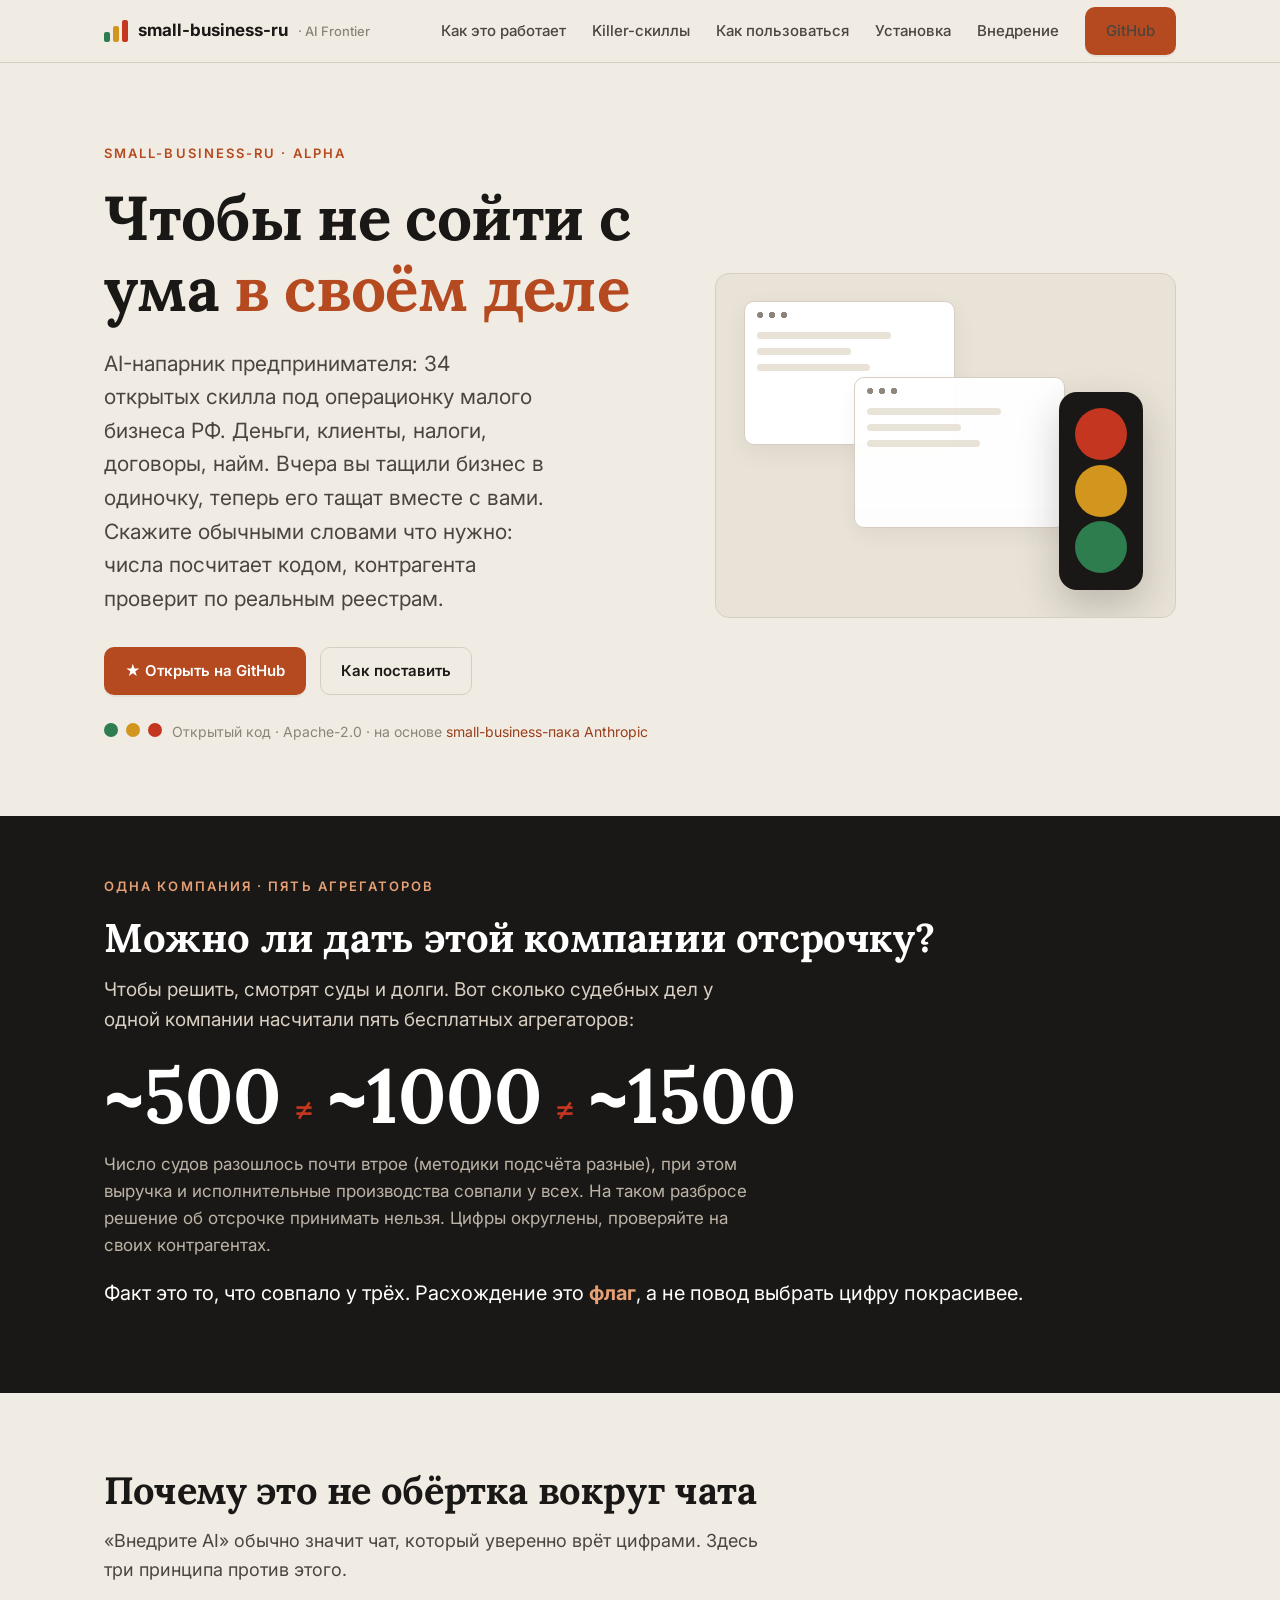
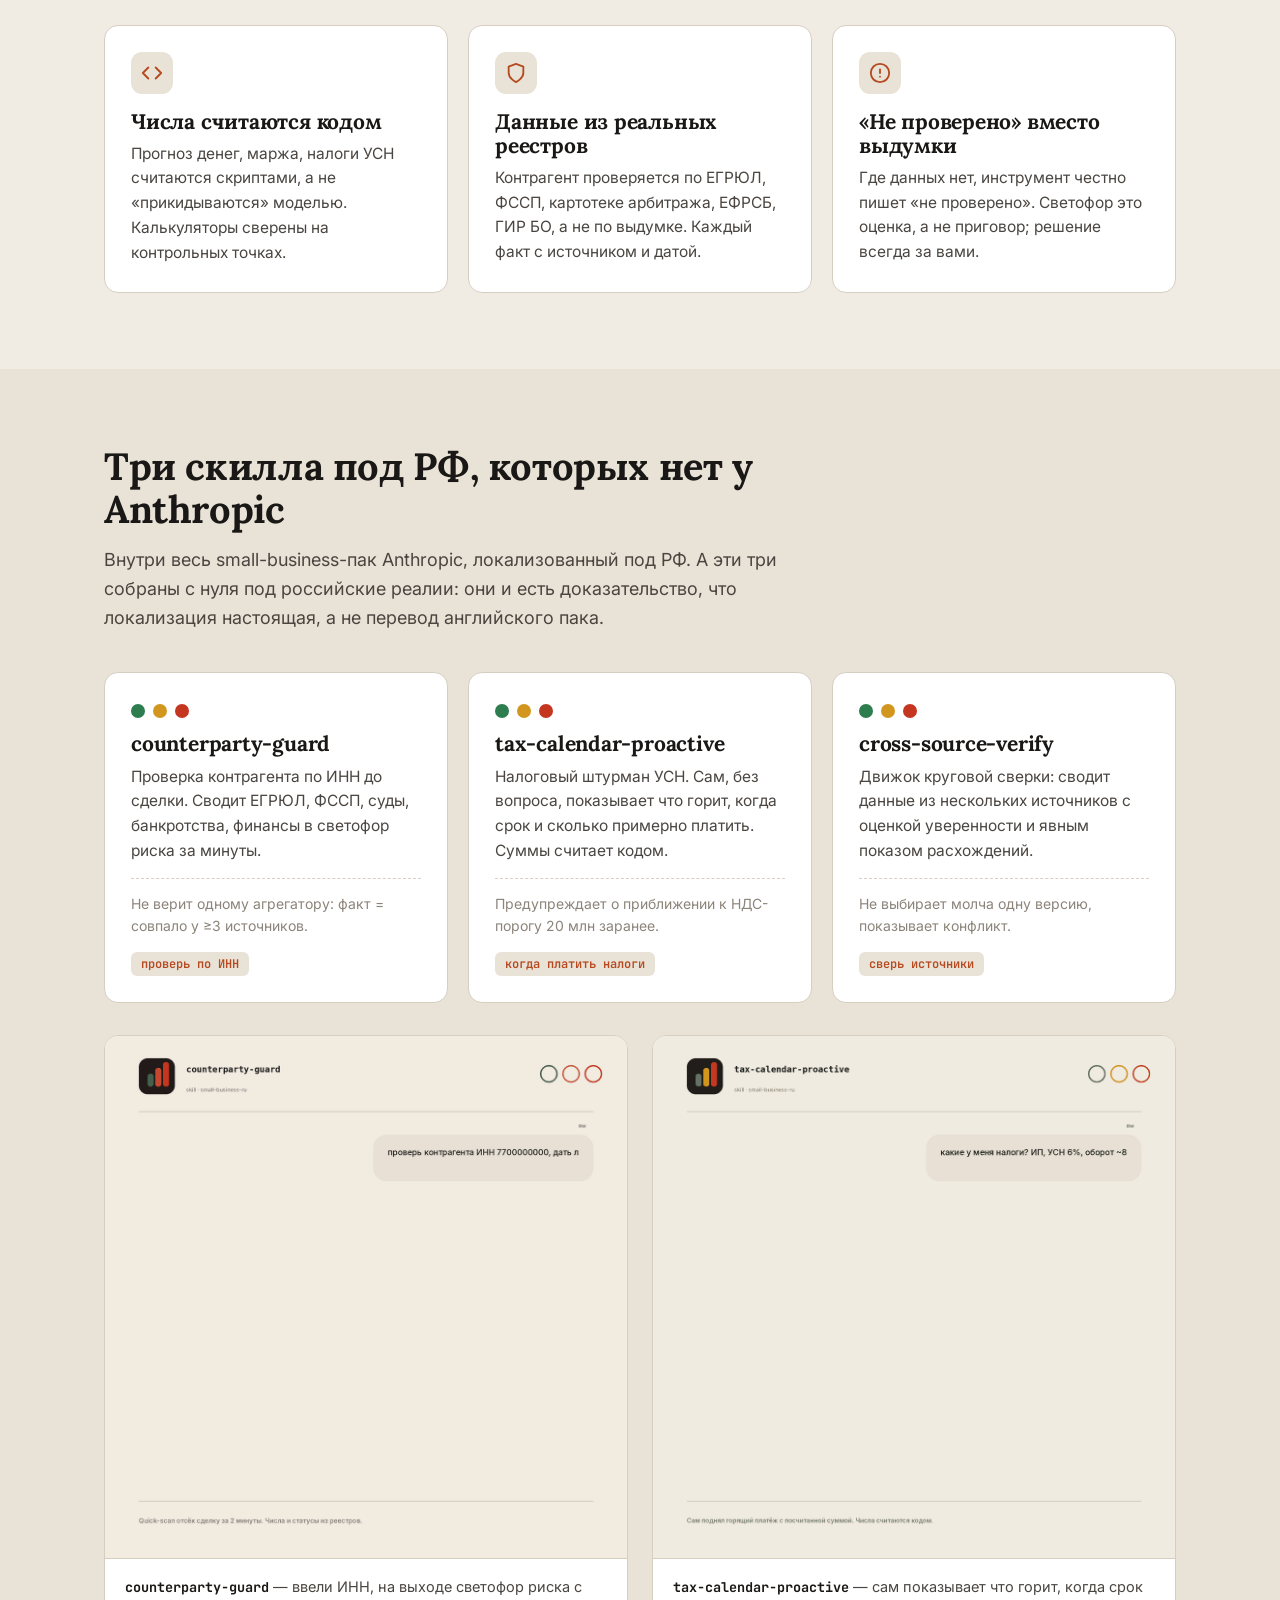
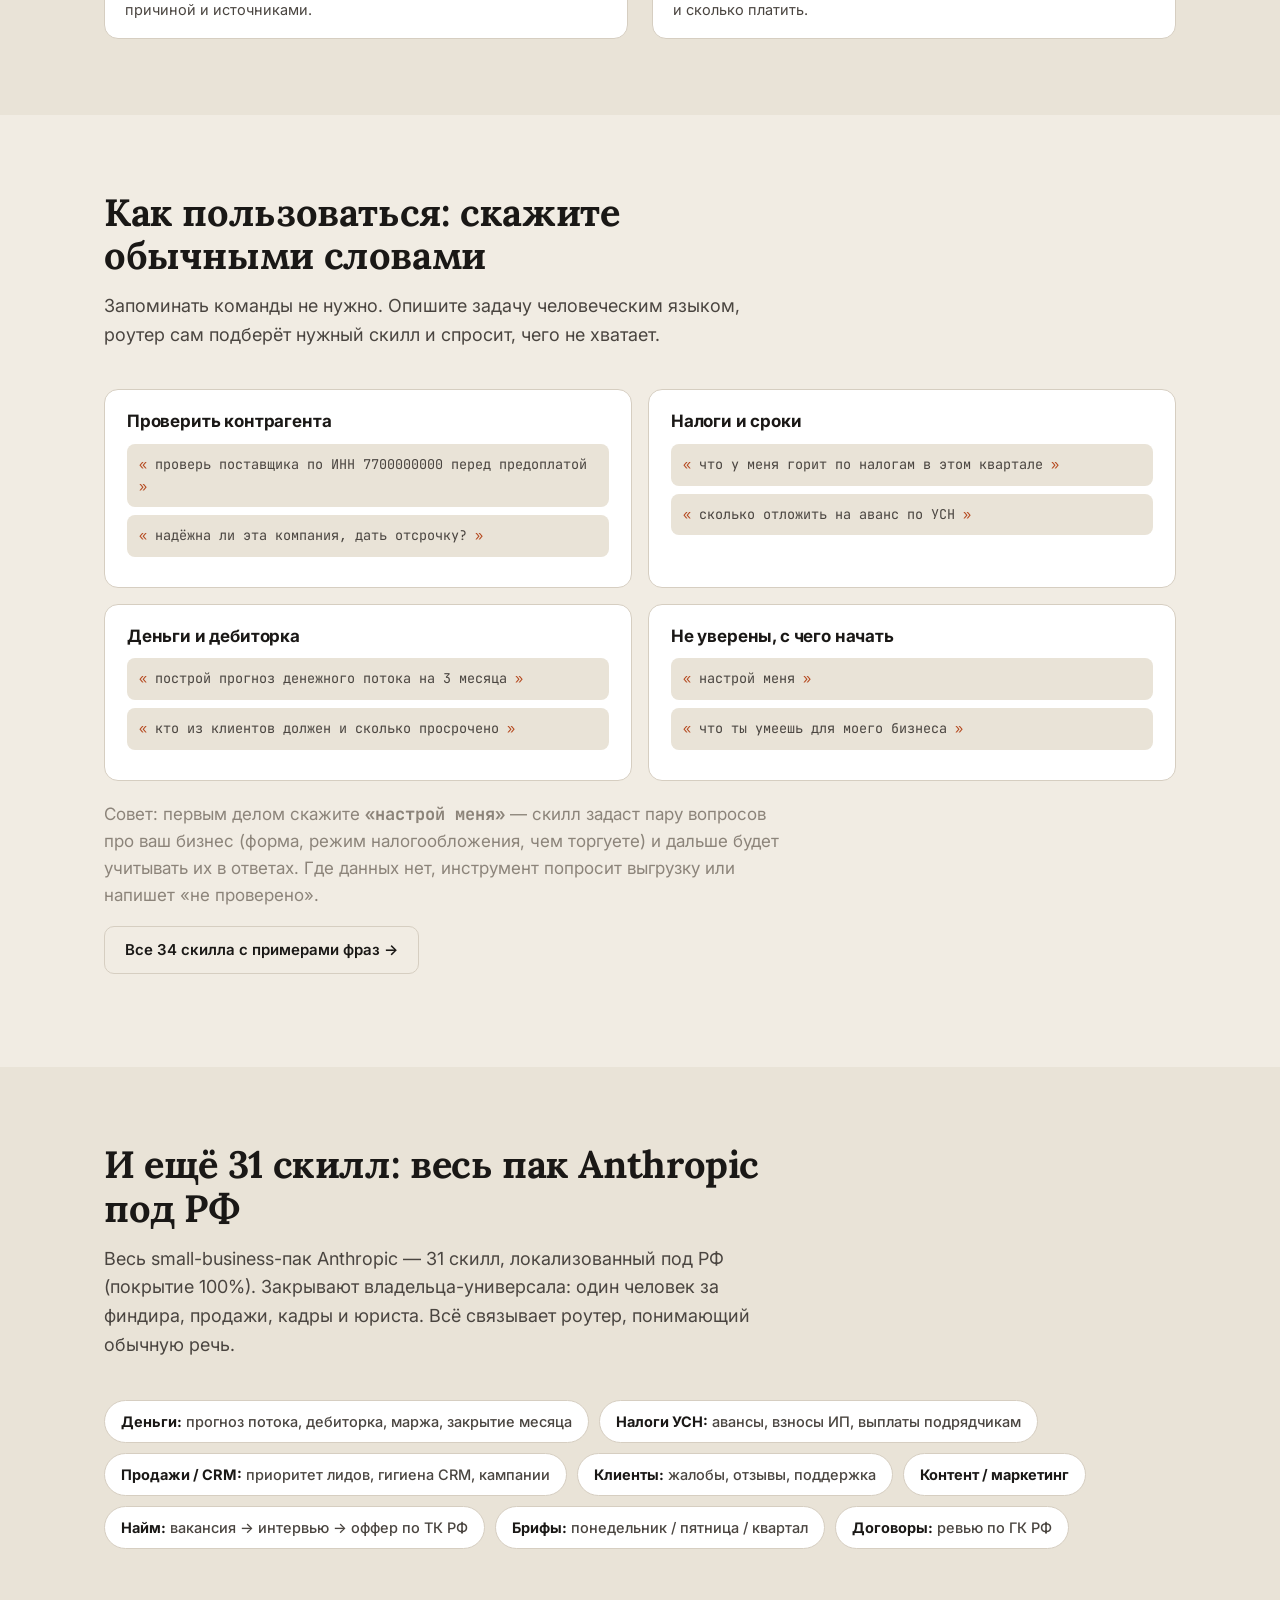
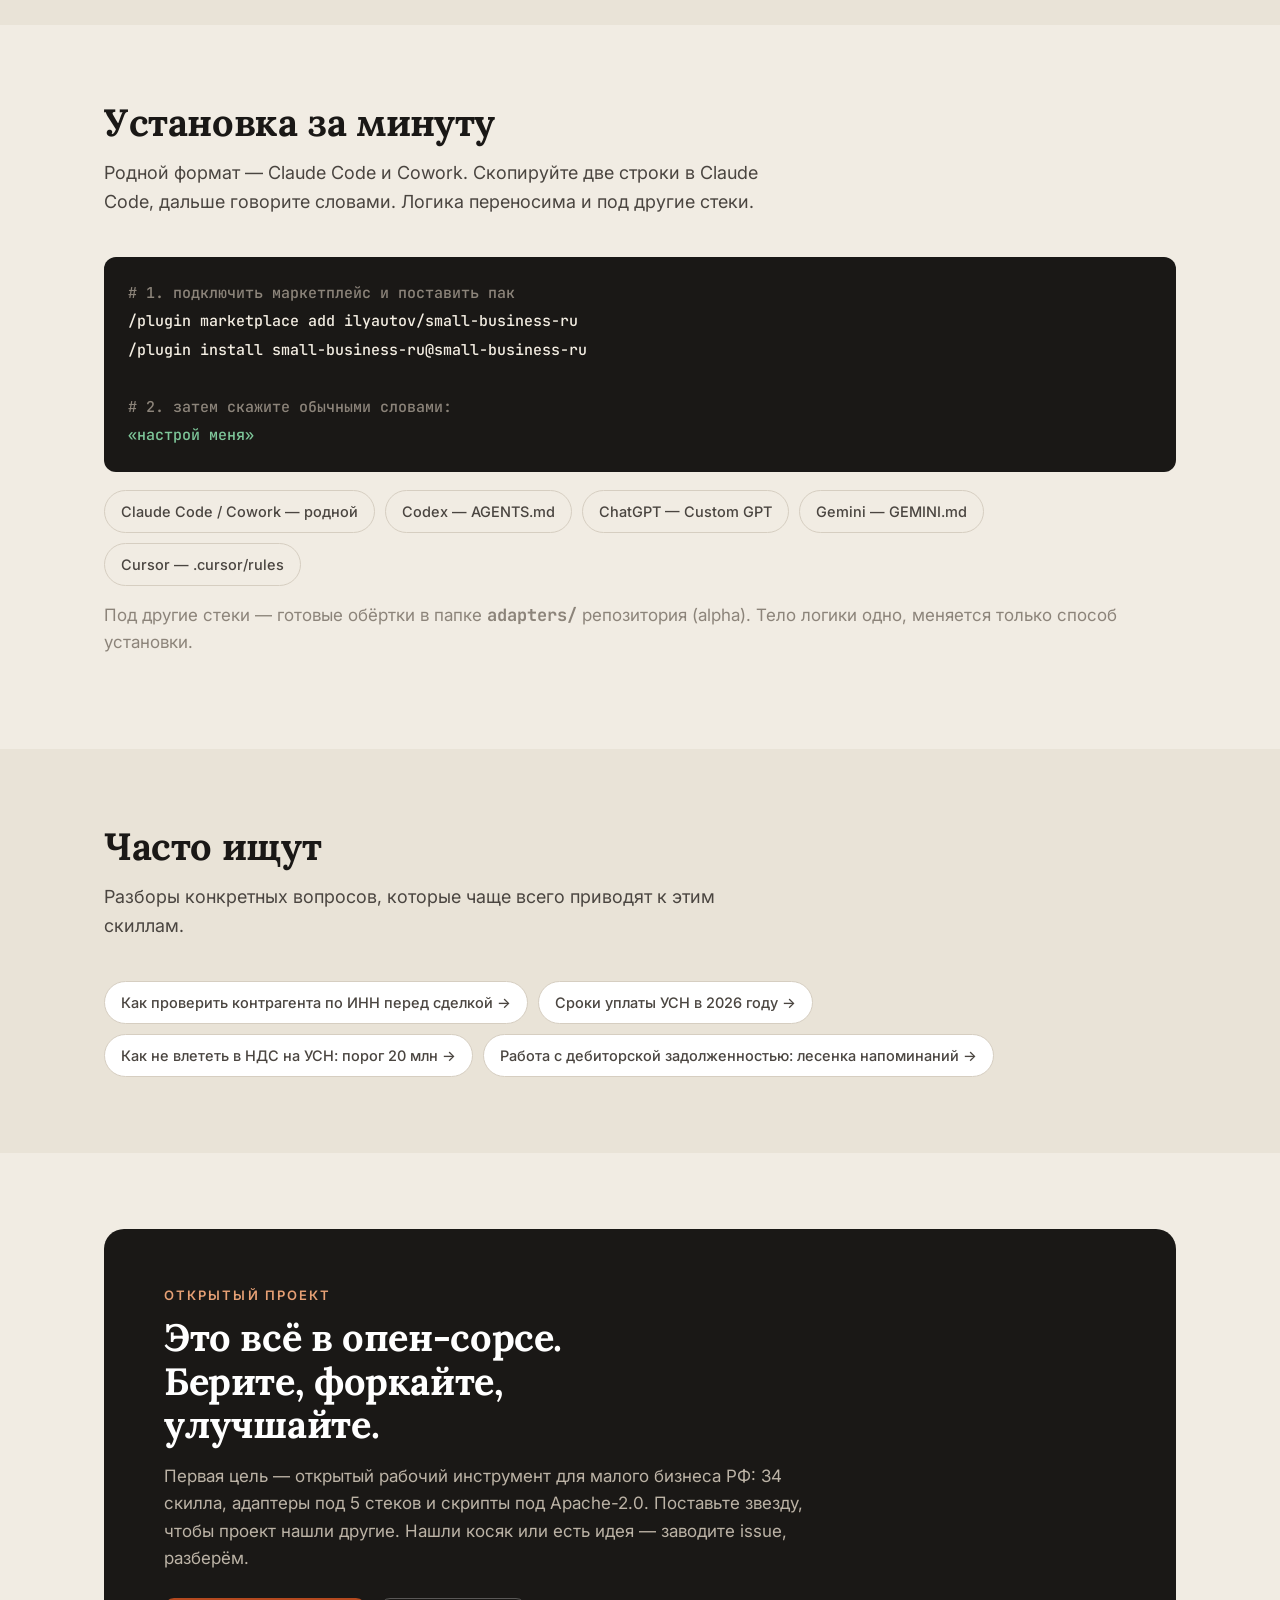
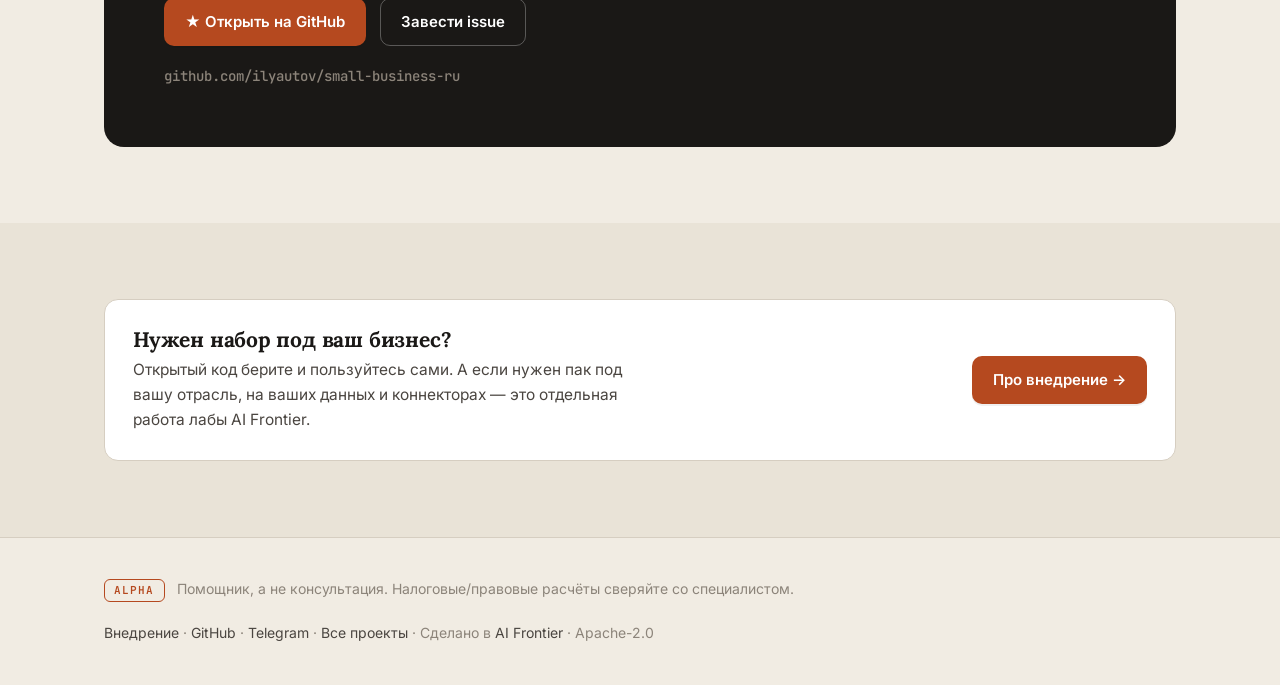
<file: docs/index.html>
<!DOCTYPE html>
<html lang="ru">
<head>
<meta charset="UTF-8">
<meta name="viewport" content="width=device-width, initial-scale=1">
<title>small-business-ru — AI-напарник предпринимателя</title>
<meta name="description" content="AI-напарник по операционке малого бизнеса РФ: 34 открытых скилла под деньги, клиентов, налоги УСН, договоры, найм. Весь small-business-пак Anthropic, локализованный под РФ. Числа считаются кодом, контрагент проверяется по реальным реестрам. Поставьте сами за минуту.">
<meta property="og:title" content="small-business-ru — AI-напарник предпринимателя">
<meta property="og:description" content="Чтобы не сойти с ума в своём деле. 34 открытых AI-скилла под операционку малого бизнеса РФ. Весь пак Anthropic под РФ, числа кодом, данные из реестров. Ставится сам.">
<meta property="og:type" content="website">
<meta property="og:url" content="https://small-business-ru.aifrontier.tech/">
<meta property="og:image" content="https://small-business-ru.aifrontier.tech/assets/social-preview.png">
<meta name="twitter:card" content="summary_large_image">
<link rel="canonical" href="https://small-business-ru.aifrontier.tech/">
<meta name="yandex-verification" content="d5488a184cbab7f7" /> <!-- pragma: allowlist secret, публичный код подтверждения прав -->
<link rel="icon" type="image/png" href="assets/logo-mark.png">
<link rel="apple-touch-icon" href="assets/logo-mark.png">
<link rel="preconnect" href="https://fonts.googleapis.com">
<link rel="preconnect" href="https://fonts.gstatic.com" crossorigin>
<link href="https://fonts.googleapis.com/css2?family=Inter:wght@400;500;600;700;800&family=Lora:wght@500;600;700&family=JetBrains+Mono:wght@500;700&display=swap" rel="stylesheet">
<link rel="stylesheet" href="styles.css">
<script type="application/ld+json">
{
  "@context": "https://schema.org",
  "@graph": [
    {
      "@type": "WebSite",
      "@id": "https://small-business-ru.aifrontier.tech/#website",
      "url": "https://small-business-ru.aifrontier.tech/",
      "name": "small-business-ru",
      "inLanguage": "ru-RU",
      "publisher": {
        "@id": "https://aifrontier.tech/#organization"
      }
    },
    {
      "@type": "SoftwareApplication",
      "@id": "https://small-business-ru.aifrontier.tech/#software",
      "name": "small-business-ru",
      "alternateName": "AI-напарник предпринимателя",
      "description": "AI-напарник по операционке малого бизнеса РФ: 34 открытых скилла под деньги, клиентов, налоги УСН, договоры, найм. Весь small-business-пак Anthropic, локализованный под РФ. Числа считаются кодом, контрагент проверяется по реальным реестрам. Поставьте сами за минуту.",
      "applicationCategory": "BusinessApplication",
      "applicationSubCategory": "Small business operations",
      "operatingSystem": "macOS, Windows, Linux",
      "url": "https://small-business-ru.aifrontier.tech/",
      "codeRepository": "https://github.com/ilyautov/small-business-ru",
      "downloadUrl": "https://github.com/ilyautov/small-business-ru",
      "license": "https://www.apache.org/licenses/LICENSE-2.0",
      "isAccessibleForFree": true,
      "offers": {
        "@type": "Offer",
        "price": "0",
        "priceCurrency": "RUB"
      },
      "inLanguage": "ru-RU",
      "author": {
        "@id": "https://aifrontier.tech/avtory/ilya-utov/#person"
      },
      "publisher": {
        "@id": "https://aifrontier.tech/#organization"
      }
    }
  ]
}
</script>
</head>
<body>

<header>
  <div class="wrap nav">
    <a class="brand" href="#top" aria-label="small-business-ru, на главную">
      <span class="bars" aria-hidden="true"><span></span><span></span><span></span></span>
      small-business-ru <small>· AI Frontier</small>
    </a>
    <nav class="nav-links" aria-label="Основная навигация">
      <a href="#how">Как это работает</a>
      <a href="#killer">Killer-скиллы</a>
      <a href="#use">Как пользоваться</a>
      <a href="#install">Установка</a>
      <a href="vnedrenie.html">Внедрение</a>
      <a class="btn btn-primary" href="https://github.com/ilyautov/small-business-ru">GitHub</a>
    </nav>
  </div>
</header>

<main id="top">

  <!-- HERO -->
  <section class="hero">
    <div class="wrap hero-grid">
      <div>
        <div class="kicker">small-business-ru · alpha</div>
        <h1>Чтобы не сойти с ума <span class="accent">в своём деле</span></h1>
        <p class="sub">AI-напарник предпринимателя: 34 открытых скилла под операционку малого бизнеса РФ. Деньги, клиенты, налоги, договоры, найм. Вчера вы тащили бизнес в одиночку, теперь его тащат вместе с вами. Скажите обычными словами что нужно: числа посчитает кодом, контрагента проверит по реальным реестрам.</p>
        <div class="cta-row">
          <a class="btn btn-primary" href="https://github.com/ilyautov/small-business-ru" aria-label="Открыть репозиторий на GitHub">★ Открыть на GitHub</a>
          <a class="btn btn-ghost" href="#install">Как поставить</a>
        </div>
        <div class="trust-mini"><span class="tl" aria-hidden="true"><i class="g"></i><i class="a"></i><i class="r"></i></span><span class="tm-text">Открытый код · Apache-2.0 · на основе <a href="https://github.com/anthropics/knowledge-work-plugins/tree/main/small-business">small-business-пака Anthropic</a></span></div>
      </div>
      <div class="art" role="img" aria-label="Хаос окон бизнеса сводится в один светофор риска">
        <div class="win w1"><div class="lines"><b></b><b></b><b></b></div></div>
        <div class="win w2"><div class="lines"><b></b><b></b><b></b></div></div>
        <div class="signal" aria-hidden="true"><i class="r"></i><i class="a"></i><i class="g"></i></div>
      </div>
    </div>
  </section>

  <!-- PROOF -->
  <section class="proof">
    <div class="wrap">
      <div class="kicker">одна компания · пять агрегаторов</div>
      <h2>Можно ли дать этой компании отсрочку?</h2>
      <p class="proof-lead">Чтобы решить, смотрят суды и долги. Вот сколько судебных дел у одной компании насчитали пять бесплатных агрегаторов:</p>
      <div class="nums" aria-label="Примерно 500, 1000 и 1500, данные расходятся">
        <span class="n">~500</span><span class="ne">≠</span>
        <span class="n">~1000</span><span class="ne">≠</span>
        <span class="n">~1500</span>
      </div>
      <p class="small">Число судов разошлось почти втрое (методики подсчёта разные), при этом выручка и исполнительные производства совпали у всех. На таком разбросе решение об отсрочке принимать нельзя. Цифры округлены, проверяйте на своих контрагентах.</p>
      <p class="verdict">Факт это то, что совпало у трёх. Расхождение это <b>флаг</b>, а не повод выбрать цифру покрасивее.</p>
    </div>
  </section>

  <!-- HOW IT WORKS -->
  <section class="s" id="how">
    <div class="wrap">
      <div class="sec-head">
        <h2>Почему это не обёртка вокруг чата</h2>
        <p>«Внедрите AI» обычно значит чат, который уверенно врёт цифрами. Здесь три принципа против этого.</p>
      </div>
      <div class="grid3">
        <div class="card">
          <div class="ico" aria-hidden="true"><svg width="22" height="22" viewBox="0 0 24 24" fill="none" stroke="currentColor" stroke-width="2" stroke-linecap="round" stroke-linejoin="round"><polyline points="16 18 22 12 16 6"/><polyline points="8 6 2 12 8 18"/></svg></div>
          <h3>Числа считаются кодом</h3>
          <p>Прогноз денег, маржа, налоги УСН считаются скриптами, а не «прикидываются» моделью. Калькуляторы сверены на контрольных точках.</p>
        </div>
        <div class="card">
          <div class="ico" aria-hidden="true"><svg width="22" height="22" viewBox="0 0 24 24" fill="none" stroke="currentColor" stroke-width="2" stroke-linecap="round" stroke-linejoin="round"><path d="M12 22s8-4 8-10V5l-8-3-8 3v7c0 6 8 10 8 10z"/></svg></div>
          <h3>Данные из реальных реестров</h3>
          <p>Контрагент проверяется по ЕГРЮЛ, ФССП, картотеке арбитража, ЕФРСБ, ГИР БО, а не по выдумке. Каждый факт с источником и датой.</p>
        </div>
        <div class="card">
          <div class="ico" aria-hidden="true"><svg width="22" height="22" viewBox="0 0 24 24" fill="none" stroke="currentColor" stroke-width="2" stroke-linecap="round" stroke-linejoin="round"><circle cx="12" cy="12" r="10"/><line x1="12" y1="8" x2="12" y2="12"/><line x1="12" y1="16" x2="12.01" y2="16"/></svg></div>
          <h3>«Не проверено» вместо выдумки</h3>
          <p>Где данных нет, инструмент честно пишет «не проверено». Светофор это оценка, а не приговор; решение всегда за вами.</p>
        </div>
      </div>
    </div>
  </section>

  <!-- KILLER TRIO -->
  <section class="s alt killer" id="killer">
    <div class="wrap">
      <div class="sec-head">
        <h2>Три скилла под РФ, которых нет у Anthropic</h2>
        <p>Внутри весь small-business-пак Anthropic, локализованный под РФ. А эти три собраны с нуля под российские реалии: они и есть доказательство, что локализация настоящая, а не перевод английского пака.</p>
      </div>
      <div class="grid3">
        <div class="card">
          <span class="tl" aria-hidden="true"><i class="g"></i><i class="a"></i><i class="r"></i></span>
          <h3>counterparty-guard</h3>
          <p>Проверка контрагента по ИНН до сделки. Сводит ЕГРЮЛ, ФССП, суды, банкротства, финансы в светофор риска за минуты.</p>
          <div class="proofline">Не верит одному агрегатору: факт = совпало у ≥3 источников.</div>
          <span class="tag">проверь по ИНН</span>
        </div>
        <div class="card">
          <span class="tl" aria-hidden="true"><i class="g"></i><i class="a"></i><i class="r"></i></span>
          <h3>tax-calendar-proactive</h3>
          <p>Налоговый штурман УСН. Сам, без вопроса, показывает что горит, когда срок и сколько примерно платить. Суммы считает кодом.</p>
          <div class="proofline">Предупреждает о приближении к НДС-порогу 20 млн заранее.</div>
          <span class="tag">когда платить налоги</span>
        </div>
        <div class="card">
          <span class="tl" aria-hidden="true"><i class="g"></i><i class="a"></i><i class="r"></i></span>
          <h3>cross-source-verify</h3>
          <p>Движок круговой сверки: сводит данные из нескольких источников с оценкой уверенности и явным показом расхождений.</p>
          <div class="proofline">Не выбирает молча одну версию, показывает конфликт.</div>
          <span class="tag">сверь источники</span>
        </div>
      </div>

      <!-- DEMOS -->
      <div class="demos" style="margin-top:32px">
        <figure class="demo">
          <img src="assets/demo_counterparty-guard.gif" alt="Демонстрация counterparty-guard: проверка контрагента по ИНН со сведением реестров в светофор риска" loading="lazy" width="1080" height="1080">
          <figcaption><b>counterparty-guard</b> — ввели ИНН, на выходе светофор риска с причиной и источниками.</figcaption>
        </figure>
        <figure class="demo">
          <img src="assets/demo_tax-calendar-proactive.gif" alt="Демонстрация tax-calendar-proactive: налоговый календарь УСН с расчётом сумм и сроков" loading="lazy" width="1080" height="1080">
          <figcaption><b>tax-calendar-proactive</b> — сам показывает что горит, когда срок и сколько платить.</figcaption>
        </figure>
      </div>
    </div>
  </section>

  <!-- HOW TO USE -->
  <section class="s" id="use">
    <div class="wrap">
      <div class="sec-head">
        <h2>Как пользоваться: скажите обычными словами</h2>
        <p>Запоминать команды не нужно. Опишите задачу человеческим языком, роутер сам подберёт нужный скилл и спросит, чего не хватает.</p>
      </div>
      <div class="usage">
        <div class="ucard">
          <h3>Проверить контрагента</h3>
          <span class="prompt">проверь поставщика по ИНН 7700000000 перед предоплатой</span>
          <span class="prompt">надёжна ли эта компания, дать отсрочку?</span>
        </div>
        <div class="ucard">
          <h3>Налоги и сроки</h3>
          <span class="prompt">что у меня горит по налогам в этом квартале</span>
          <span class="prompt">сколько отложить на аванс по УСН</span>
        </div>
        <div class="ucard">
          <h3>Деньги и дебиторка</h3>
          <span class="prompt">построй прогноз денежного потока на 3 месяца</span>
          <span class="prompt">кто из клиентов должен и сколько просрочено</span>
        </div>
        <div class="ucard">
          <h3>Не уверены, с чего начать</h3>
          <span class="prompt">настрой меня</span>
          <span class="prompt">что ты умеешь для моего бизнеса</span>
        </div>
      </div>
      <p class="small" style="color:var(--mute);margin-top:20px;max-width:62ch">
        Совет: первым делом скажите <b class="mono">«настрой меня»</b> — скилл задаст пару вопросов про ваш бизнес (форма, режим налогообложения, чем торгуете) и дальше будет учитывать их в ответах. Где данных нет, инструмент попросит выгрузку или напишет «не проверено».
      </p>
      <p style="margin-top:14px"><a class="btn btn-ghost" href="https://github.com/ilyautov/small-business-ru/blob/main/USAGE.md">Все 34 скилла с примерами фраз →</a></p>
    </div>
  </section>

  <!-- WHAT'S INSIDE -->
  <section class="s alt" id="inside">
    <div class="wrap">
      <div class="sec-head">
        <h2>И ещё 31 скилл: весь пак Anthropic под РФ</h2>
        <p>Весь small-business-пак Anthropic — 31 скилл, локализованный под РФ (покрытие 100%). Закрывают владельца-универсала: один человек за финдира, продажи, кадры и юриста. Всё связывает роутер, понимающий обычную речь.</p>
      </div>
      <div class="chips">
        <span class="chip"><b>Деньги:</b> прогноз потока, дебиторка, маржа, закрытие месяца</span>
        <span class="chip"><b>Налоги УСН:</b> авансы, взносы ИП, выплаты подрядчикам</span>
        <span class="chip"><b>Продажи / CRM:</b> приоритет лидов, гигиена CRM, кампании</span>
        <span class="chip"><b>Клиенты:</b> жалобы, отзывы, поддержка</span>
        <span class="chip"><b>Контент / маркетинг</b></span>
        <span class="chip"><b>Найм:</b> вакансия → интервью → оффер по ТК РФ</span>
        <span class="chip"><b>Брифы:</b> понедельник / пятница / квартал</span>
        <span class="chip"><b>Договоры:</b> ревью по ГК РФ</span>
      </div>
    </div>
  </section>

  <!-- INSTALL -->
  <section class="s" id="install">
    <div class="wrap">
      <div class="sec-head">
        <h2>Установка за минуту</h2>
        <p>Родной формат — Claude Code и Cowork. Скопируйте две строки в Claude Code, дальше говорите словами. Логика переносима и под другие стеки.</p>
      </div>
      <div class="code">
        <span class="c"># 1. подключить маркетплейс и поставить пак</span><br>
        /plugin marketplace add ilyautov/small-business-ru<br>
        /plugin install small-business-ru@small-business-ru<br><br>
        <span class="c"># 2. затем скажите обычными словами:</span><br>
        <span class="ok">«настрой меня»</span>
      </div>
      <div class="stacks">
        <span class="chip">Claude Code / Cowork — родной</span>
        <span class="chip">Codex — AGENTS.md</span>
        <span class="chip">ChatGPT — Custom GPT</span>
        <span class="chip">Gemini — GEMINI.md</span>
        <span class="chip">Cursor — .cursor/rules</span>
      </div>
      <p class="small" style="color:var(--mute);margin-top:16px">Под другие стеки — готовые обёртки в папке <b class="mono">adapters/</b> репозитория (alpha). Тело логики одно, меняется только способ установки.</p>
    </div>
  </section>

  <!-- FAQ / SEO LINKS -->
  <section class="s alt" id="faq">
    <div class="wrap">
      <div class="sec-head">
        <h2>Часто ищут</h2>
        <p>Разборы конкретных вопросов, которые чаще всего приводят к этим скиллам.</p>
      </div>
      <div class="chips">
        <a class="chip" href="kak-proverit-kontragenta-po-inn.html">Как проверить контрагента по ИНН перед сделкой →</a>
        <a class="chip" href="sroki-uplaty-usn-2026.html">Сроки уплаты УСН в 2026 году →</a>
        <a class="chip" href="nds-usn-porog-20-millionov.html">Как не влететь в НДС на УСН: порог 20 млн →</a>
        <a class="chip" href="rabota-s-debitorskoy-zadolzhennostyu.html">Работа с дебиторской задолженностью: лесенка напоминаний →</a>
      </div>
    </div>
  </section>

  <!-- OPEN SOURCE CTA -->
  <section class="s" id="opensource">
    <div class="wrap">
      <div class="oss">
        <div class="kicker">открытый проект</div>
        <h2>Это всё в опен-сорсе. Берите, форкайте, улучшайте.</h2>
        <p>Первая цель — открытый рабочий инструмент для малого бизнеса РФ: 34 скилла, адаптеры под 5 стеков и скрипты под Apache-2.0. Поставьте звезду, чтобы проект нашли другие. Нашли косяк или есть идея — заводите issue, разберём.</p>
        <div class="cta-row">
          <a class="btn btn-primary" href="https://github.com/ilyautov/small-business-ru">★ Открыть на GitHub</a>
          <a class="btn btn-ghost" href="https://github.com/ilyautov/small-business-ru/issues">Завести issue</a>
        </div>
        <div class="repo-line">github.com/ilyautov/small-business-ru</div>
      </div>
    </div>
  </section>

  <!-- TEASER → vnedrenie -->
  <section class="s alt">
    <div class="wrap">
      <div class="teaser">
        <div class="t-txt">
          <h3>Нужен набор под ваш бизнес?</h3>
          <p>Открытый код берите и пользуйтесь сами. А если нужен пак под вашу отрасль, на ваших данных и коннекторах — это отдельная работа лабы AI Frontier.</p>
        </div>
        <a class="btn btn-primary" href="vnedrenie.html">Про внедрение →</a>
      </div>
    </div>
  </section>


</main>

<footer>
  <div class="wrap foot">
    <div>
      <span class="alpha">alpha</span>
      &nbsp; Помощник, а не консультация. Налоговые/правовые расчёты сверяйте со специалистом.
    </div>
    <div>
      <a href="vnedrenie.html">Внедрение</a> ·
      <a href="https://github.com/ilyautov/small-business-ru">GitHub</a> ·
      <a href="https://t.me/gorilla_under_hood">Telegram</a> ·
      <a href="https://ilyautov.github.io/">Все проекты</a> ·
      Сделано в <a href="https://aifrontier.tech">AI Frontier</a> · Apache-2.0
    </div>
  </div>
</footer>

</body>
</html>
</file>
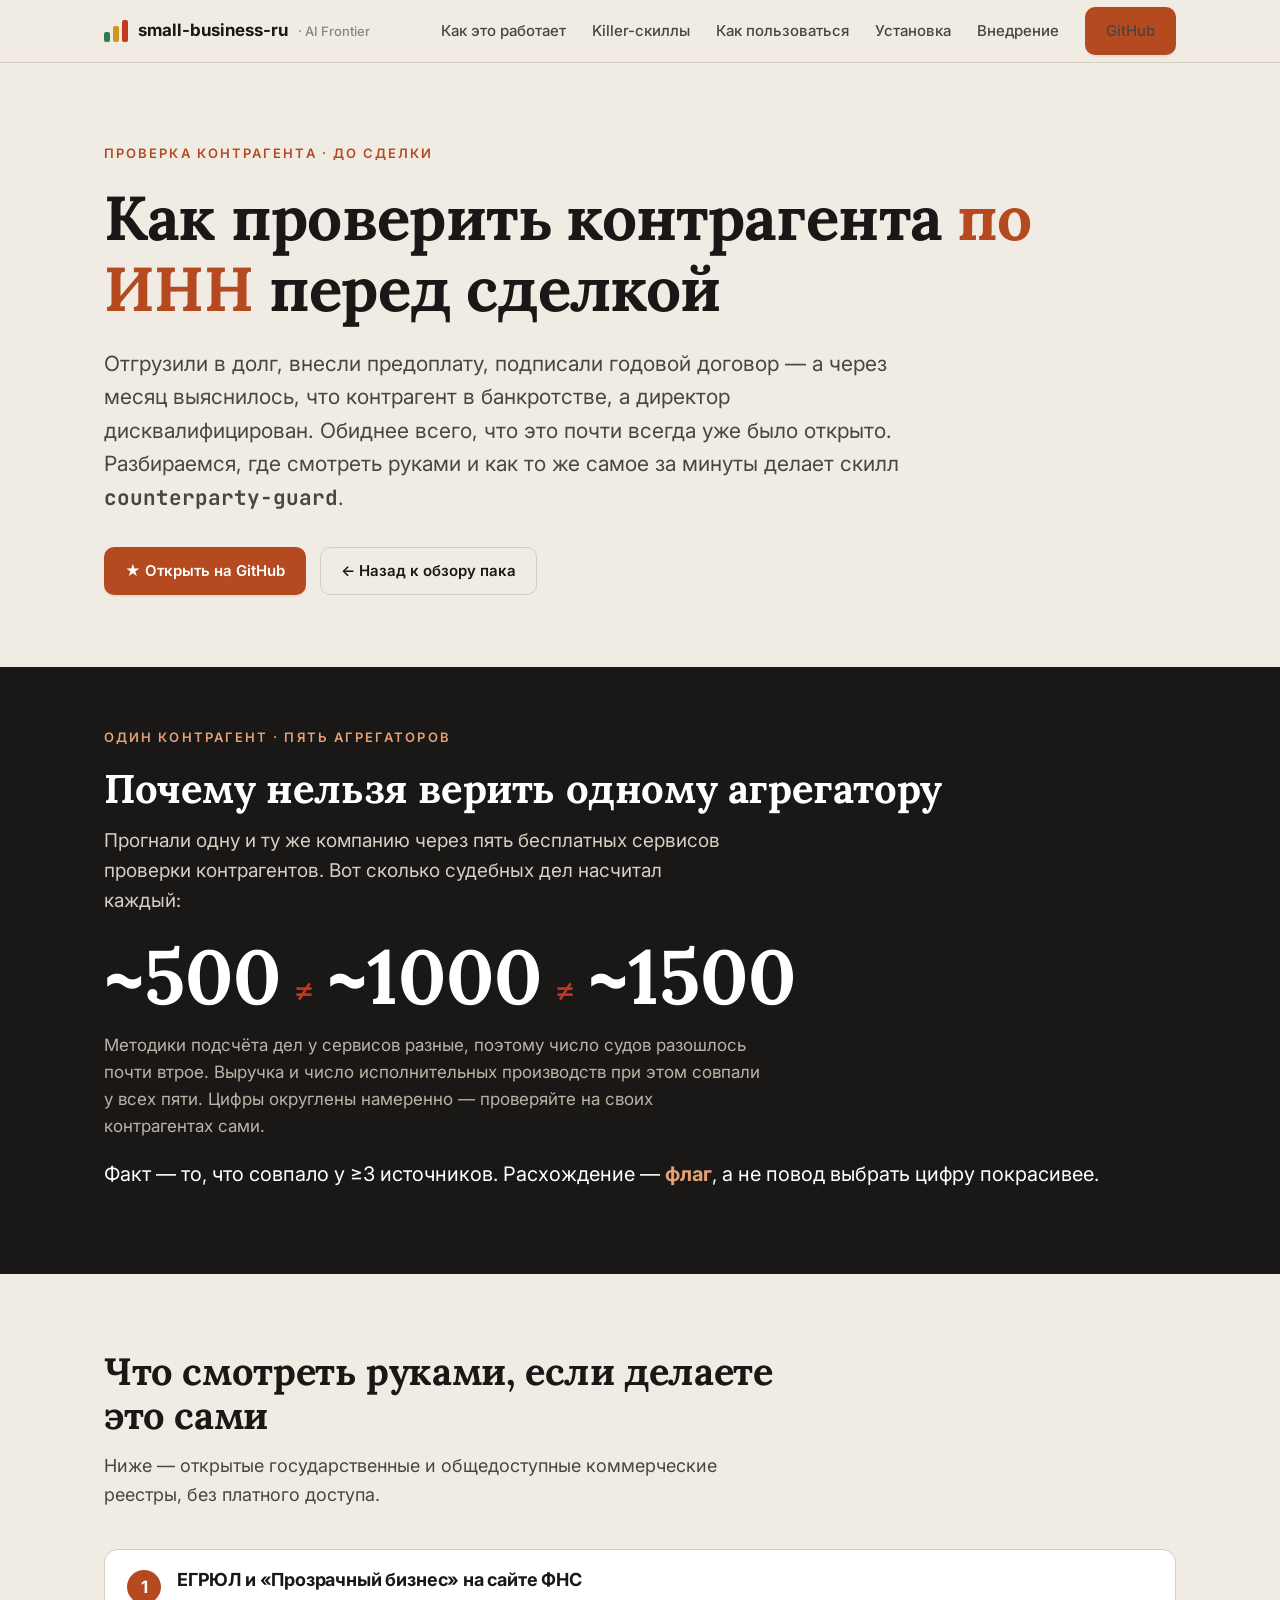
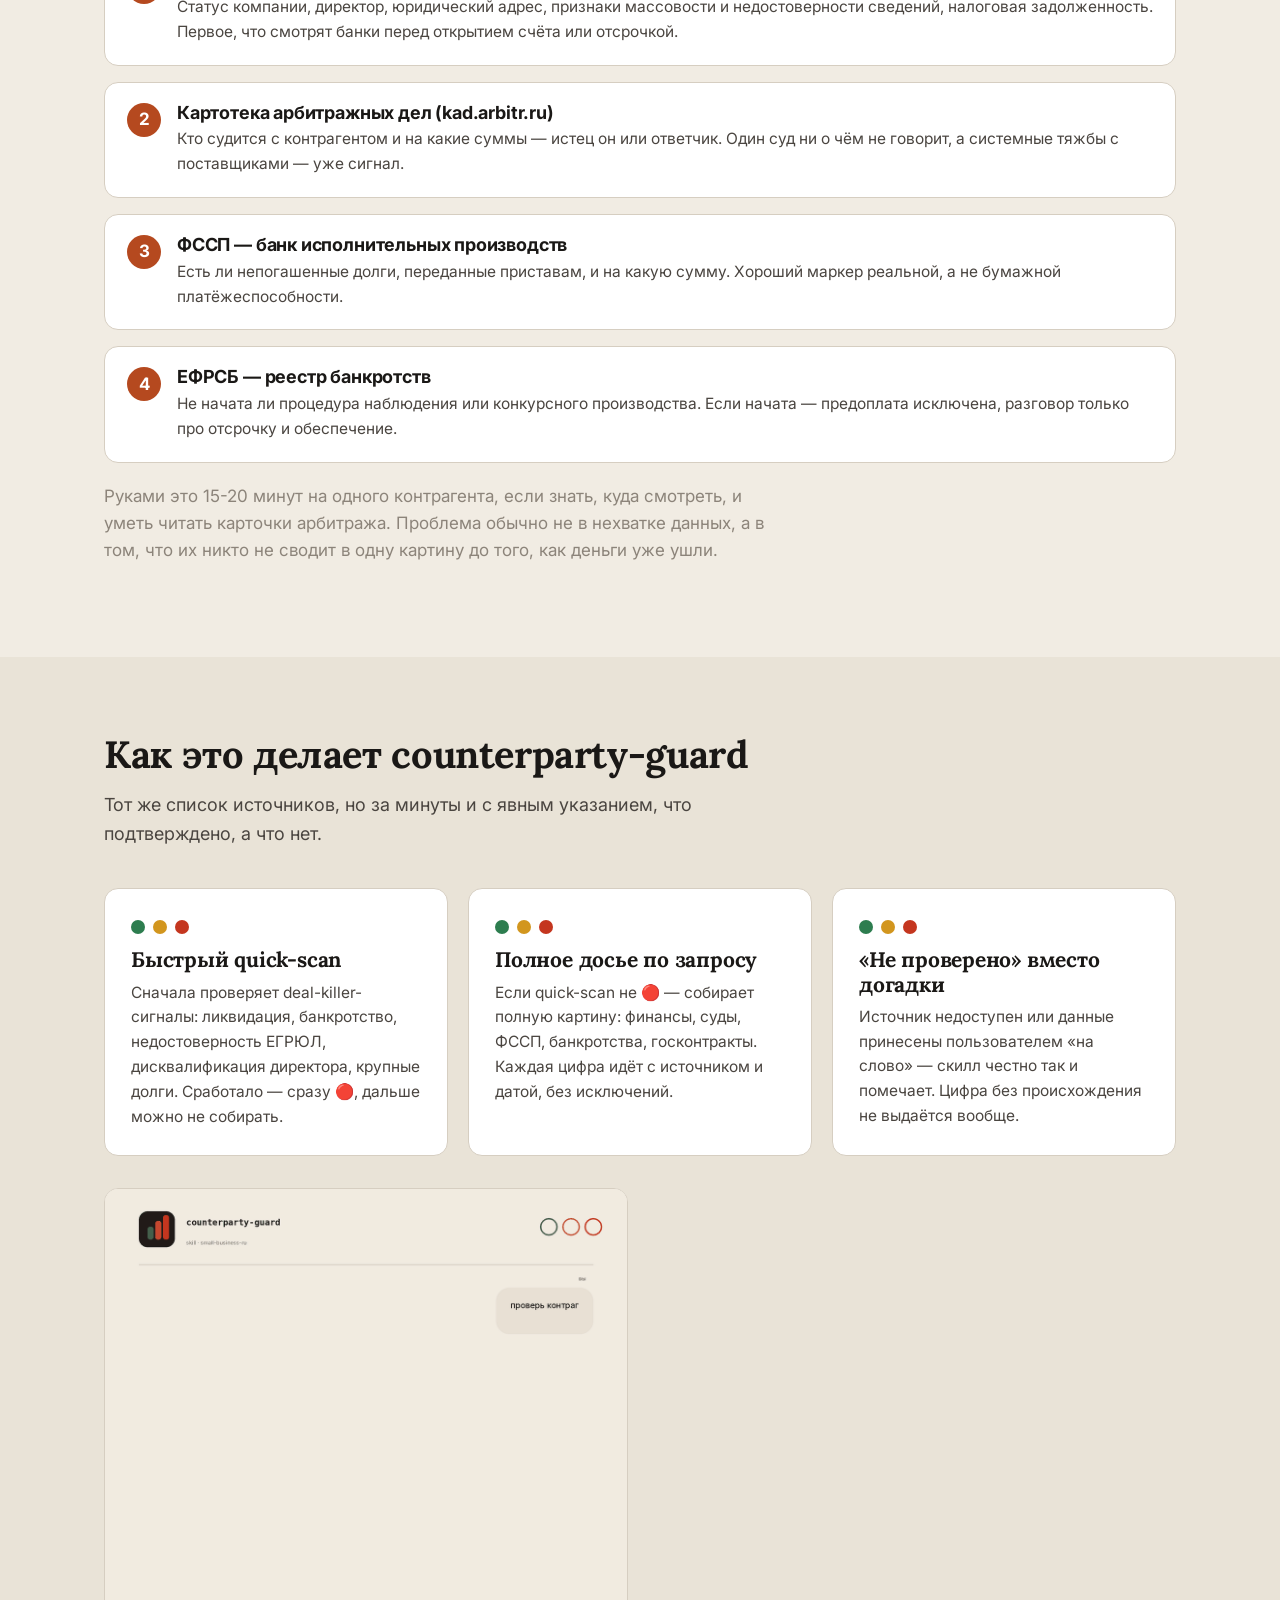
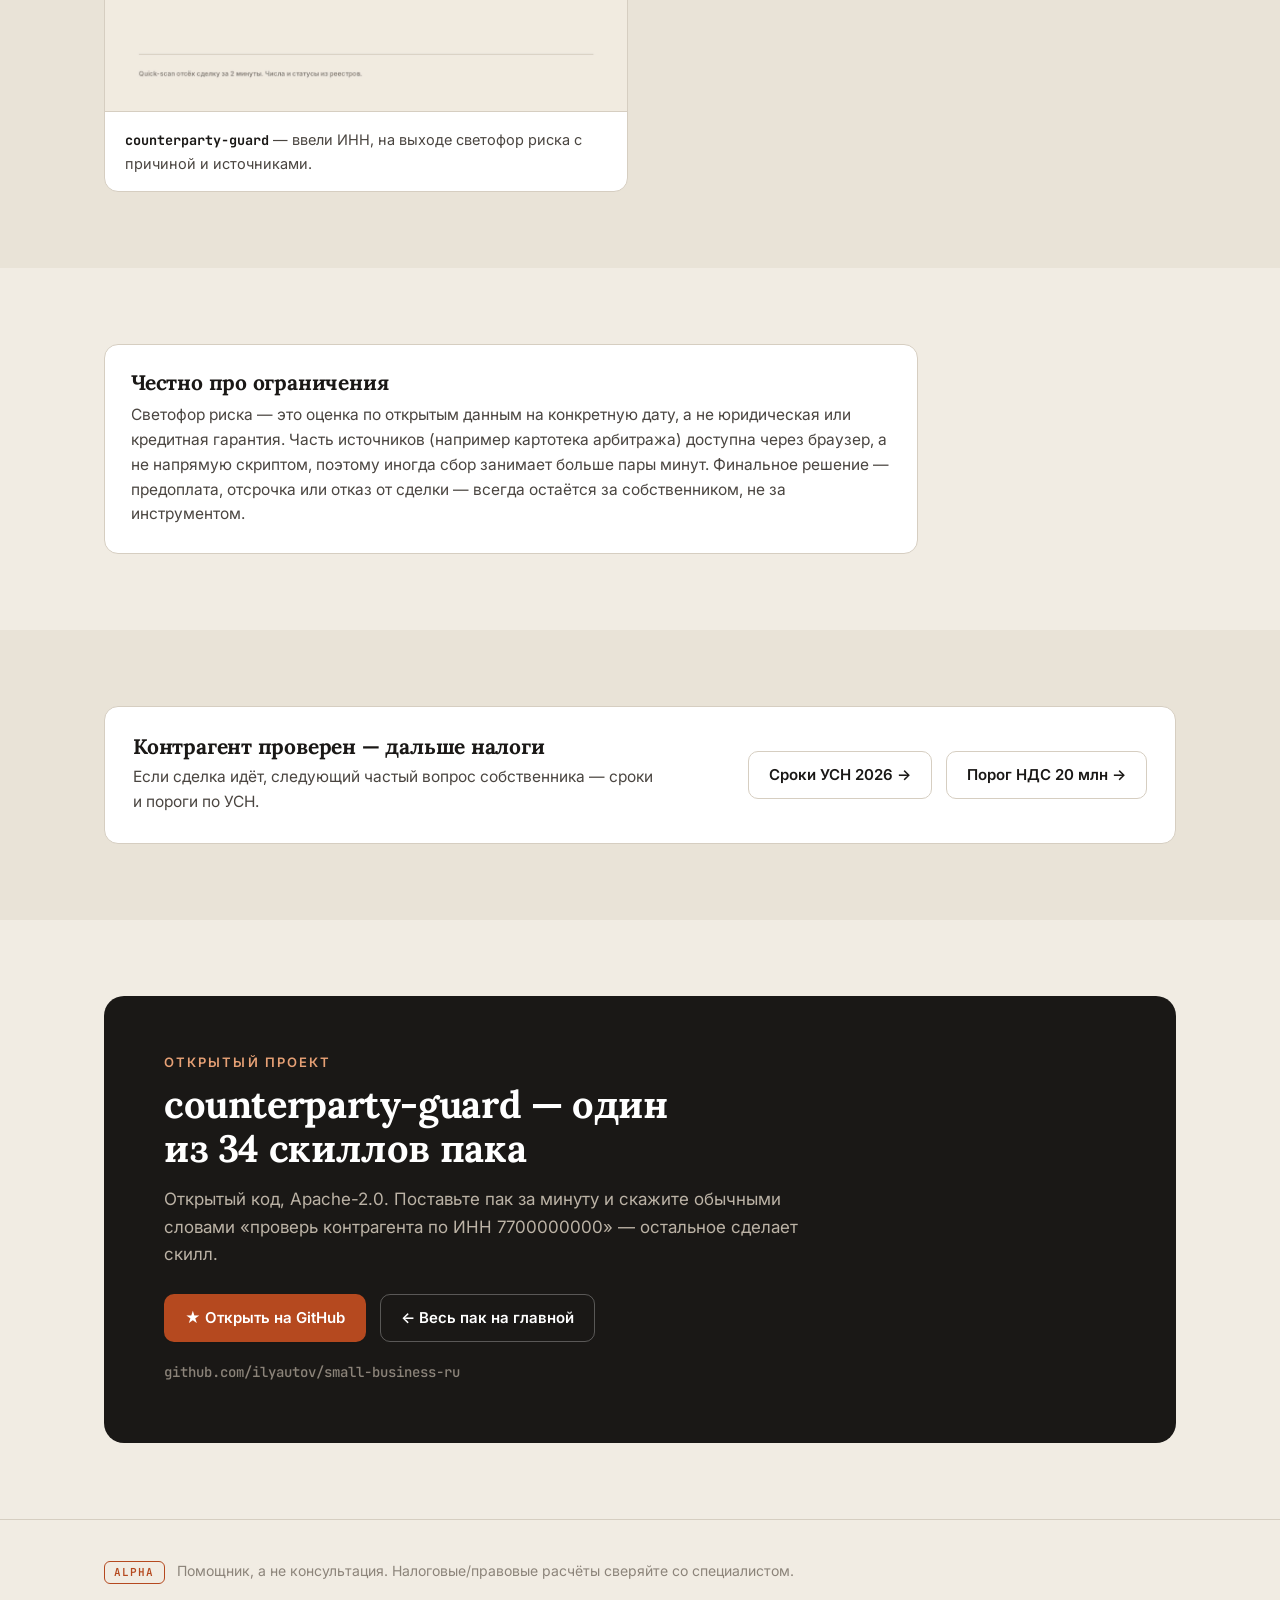
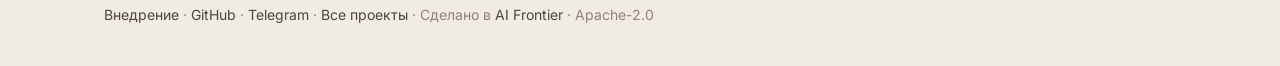
<file: docs/kak-proverit-kontragenta-po-inn.html>
<!DOCTYPE html>
<html lang="ru">
<head>
<meta charset="UTF-8">
<meta name="viewport" content="width=device-width, initial-scale=1">
<title>Как проверить контрагента по ИНН перед сделкой — small-business-ru</title>
<meta name="description" content="Как проверить контрагента по ИНН перед предоплатой или отсрочкой: ЕГРЮЛ, ФССП, суды, банкротства. Почему нельзя верить одному агрегатору и как это делает скилл counterparty-guard.">
<meta property="og:title" content="Как проверить контрагента по ИНН перед сделкой">
<meta property="og:description" content="ЕГРЮЛ, ФССП, суды, банкротства — что смотреть руками и как counterparty-guard сводит это в светофор риска за минуты.">
<meta property="og:type" content="article">
<meta property="og:url" content="https://small-business-ru.aifrontier.tech/kak-proverit-kontragenta-po-inn.html">
<meta property="og:image" content="https://small-business-ru.aifrontier.tech/assets/social-preview.png">
<meta name="twitter:card" content="summary_large_image">
<link rel="canonical" href="https://small-business-ru.aifrontier.tech/kak-proverit-kontragenta-po-inn.html">
<link rel="icon" type="image/png" href="assets/logo-mark.png">
<link rel="apple-touch-icon" href="assets/logo-mark.png">
<link rel="preconnect" href="https://fonts.googleapis.com">
<link rel="preconnect" href="https://fonts.gstatic.com" crossorigin>
<link href="https://fonts.googleapis.com/css2?family=Inter:wght@400;500;600;700;800&family=Lora:wght@500;600;700&family=JetBrains+Mono:wght@500;700&display=swap" rel="stylesheet">
<link rel="stylesheet" href="styles.css">
<script type="application/ld+json">
{
  "@context": "https://schema.org",
  "@type": "Article",
  "@id": "https://small-business-ru.aifrontier.tech/kak-proverit-kontragenta-po-inn.html#article",
  "headline": "Как проверить контрагента по ИНН перед сделкой",
  "description": "Как проверить контрагента по ИНН перед предоплатой или отсрочкой: ЕГРЮЛ, ФССП, суды, банкротства. Почему нельзя верить одному агрегатору и как это делает скилл counterparty-guard.",
  "inLanguage": "ru-RU",
  "datePublished": "2026-09-11",
  "dateModified": "2026-09-11",
  "author": {
    "@id": "https://aifrontier.tech/avtory/ilya-utov/#person"
  },
  "publisher": {
    "@id": "https://aifrontier.tech/#organization"
  },
  "isPartOf": {
    "@id": "https://small-business-ru.aifrontier.tech/#website"
  },
  "mainEntityOfPage": {
    "@type": "WebPage",
    "@id": "https://small-business-ru.aifrontier.tech/kak-proverit-kontragenta-po-inn.html"
  }
}
</script>
</head>
<body>

<header>
  <div class="wrap nav">
    <a class="brand" href="index.html" aria-label="small-business-ru, на главную">
      <span class="bars" aria-hidden="true"><span></span><span></span><span></span></span>
      small-business-ru <small>· AI Frontier</small>
    </a>
    <nav class="nav-links" aria-label="Основная навигация">
      <a href="index.html#how">Как это работает</a>
      <a href="index.html#killer">Killer-скиллы</a>
      <a href="index.html#use">Как пользоваться</a>
      <a href="index.html#install">Установка</a>
      <a href="vnedrenie.html">Внедрение</a>
      <a class="btn btn-primary" href="https://github.com/ilyautov/small-business-ru">GitHub</a>
    </nav>
  </div>
</header>

<main id="top">

  <!-- HERO -->
  <section class="hero">
    <div class="wrap">
      <div class="kicker">проверка контрагента · до сделки</div>
      <h1>Как проверить контрагента <span class="accent">по ИНН</span> перед сделкой</h1>
      <p class="sub" style="max-width:62ch">Отгрузили в долг, внесли предоплату, подписали годовой договор — а через месяц выяснилось, что контрагент в банкротстве, а директор дисквалифицирован. Обиднее всего, что это почти всегда уже было открыто. Разбираемся, где смотреть руками и как то же самое за минуты делает скилл <b class="mono">counterparty-guard</b>.</p>
      <div class="cta-row">
        <a class="btn btn-primary" href="https://github.com/ilyautov/small-business-ru">★ Открыть на GitHub</a>
        <a class="btn btn-ghost" href="index.html">← Назад к обзору пака</a>
      </div>
    </div>
  </section>

  <!-- PROOF -->
  <section class="proof">
    <div class="wrap">
      <div class="kicker">один контрагент · пять агрегаторов</div>
      <h2>Почему нельзя верить одному агрегатору</h2>
      <p class="proof-lead">Прогнали одну и ту же компанию через пять бесплатных сервисов проверки контрагентов. Вот сколько судебных дел насчитал каждый:</p>
      <div class="nums" aria-label="Примерно 500, 1000 и 1500, данные расходятся">
        <span class="n">~500</span><span class="ne">≠</span>
        <span class="n">~1000</span><span class="ne">≠</span>
        <span class="n">~1500</span>
      </div>
      <p class="small">Методики подсчёта дел у сервисов разные, поэтому число судов разошлось почти втрое. Выручка и число исполнительных производств при этом совпали у всех пяти. Цифры округлены намеренно — проверяйте на своих контрагентах сами.</p>
      <p class="verdict">Факт — то, что совпало у ≥3 источников. Расхождение — <b>флаг</b>, а не повод выбрать цифру покрасивее.</p>
    </div>
  </section>

  <!-- MANUAL HOW-TO -->
  <section class="s" id="manual">
    <div class="wrap">
      <div class="sec-head">
        <h2>Что смотреть руками, если делаете это сами</h2>
        <p>Ниже — открытые государственные и общедоступные коммерческие реестры, без платного доступа.</p>
      </div>
      <div class="steps">
        <div class="step">
          <div>
            <h3>ЕГРЮЛ и «Прозрачный бизнес» на сайте ФНС</h3>
            <p>Статус компании, директор, юридический адрес, признаки массовости и недостоверности сведений, налоговая задолженность. Первое, что смотрят банки перед открытием счёта или отсрочкой.</p>
          </div>
        </div>
        <div class="step">
          <div>
            <h3>Картотека арбитражных дел (kad.arbitr.ru)</h3>
            <p>Кто судится с контрагентом и на какие суммы — истец он или ответчик. Один суд ни о чём не говорит, а системные тяжбы с поставщиками — уже сигнал.</p>
          </div>
        </div>
        <div class="step">
          <div>
            <h3>ФССП — банк исполнительных производств</h3>
            <p>Есть ли непогашенные долги, переданные приставам, и на какую сумму. Хороший маркер реальной, а не бумажной платёжеспособности.</p>
          </div>
        </div>
        <div class="step">
          <div>
            <h3>ЕФРСБ — реестр банкротств</h3>
            <p>Не начата ли процедура наблюдения или конкурсного производства. Если начата — предоплата исключена, разговор только про отсрочку и обеспечение.</p>
          </div>
        </div>
      </div>
      <p class="small" style="color:var(--mute);margin-top:20px;max-width:62ch">Руками это 15-20 минут на одного контрагента, если знать, куда смотреть, и уметь читать карточки арбитража. Проблема обычно не в нехватке данных, а в том, что их никто не сводит в одну картину до того, как деньги уже ушли.</p>
    </div>
  </section>

  <!-- HOW SKILL HELPS -->
  <section class="s alt killer" id="skill">
    <div class="wrap">
      <div class="sec-head">
        <h2>Как это делает counterparty-guard</h2>
        <p>Тот же список источников, но за минуты и с явным указанием, что подтверждено, а что нет.</p>
      </div>
      <div class="grid3">
        <div class="card">
          <span class="tl" aria-hidden="true"><i class="g"></i><i class="a"></i><i class="r"></i></span>
          <h3>Быстрый quick-scan</h3>
          <p>Сначала проверяет deal-killer-сигналы: ликвидация, банкротство, недостоверность ЕГРЮЛ, дисквалификация директора, крупные долги. Сработало — сразу 🔴, дальше можно не собирать.</p>
        </div>
        <div class="card">
          <span class="tl" aria-hidden="true"><i class="g"></i><i class="a"></i><i class="r"></i></span>
          <h3>Полное досье по запросу</h3>
          <p>Если quick-scan не 🔴 — собирает полную картину: финансы, суды, ФССП, банкротства, госконтракты. Каждая цифра идёт с источником и датой, без исключений.</p>
        </div>
        <div class="card">
          <span class="tl" aria-hidden="true"><i class="g"></i><i class="a"></i><i class="r"></i></span>
          <h3>«Не проверено» вместо догадки</h3>
          <p>Источник недоступен или данные принесены пользователем «на слово» — скилл честно так и помечает. Цифра без происхождения не выдаётся вообще.</p>
        </div>
      </div>
      <div class="demos" style="margin-top:32px">
        <figure class="demo">
          <img src="assets/demo_counterparty-guard.gif" alt="Демонстрация counterparty-guard: проверка контрагента по ИНН со сведением реестров в светофор риска" loading="lazy" width="1080" height="1080">
          <figcaption><b>counterparty-guard</b> — ввели ИНН, на выходе светофор риска с причиной и источниками.</figcaption>
        </figure>
      </div>
    </div>
  </section>

  <!-- HONEST CAVEAT -->
  <section class="s" id="caveat">
    <div class="wrap">
      <div class="card" style="max-width:74ch">
        <h3>Честно про ограничения</h3>
        <p>Светофор риска — это оценка по открытым данным на конкретную дату, а не юридическая или кредитная гарантия. Часть источников (например картотека арбитража) доступна через браузер, а не напрямую скриптом, поэтому иногда сбор занимает больше пары минут. Финальное решение — предоплата, отсрочка или отказ от сделки — всегда остаётся за собственником, не за инструментом.</p>
      </div>
    </div>
  </section>

  <!-- CROSS-LINK TEASER -->
  <section class="s alt">
    <div class="wrap">
      <div class="teaser">
        <div class="t-txt">
          <h3>Контрагент проверен — дальше налоги</h3>
          <p>Если сделка идёт, следующий частый вопрос собственника — сроки и пороги по УСН.</p>
        </div>
        <div class="cta-row">
          <a class="btn btn-ghost" href="sroki-uplaty-usn-2026.html">Сроки УСН 2026 →</a>
          <a class="btn btn-ghost" href="nds-usn-porog-20-millionov.html">Порог НДС 20 млн →</a>
        </div>
      </div>
    </div>
  </section>

  <!-- OPEN SOURCE CTA -->
  <section class="s" id="opensource">
    <div class="wrap">
      <div class="oss">
        <div class="kicker">открытый проект</div>
        <h2>counterparty-guard — один из 34 скиллов пака</h2>
        <p>Открытый код, Apache-2.0. Поставьте пак за минуту и скажите обычными словами «проверь контрагента по ИНН 7700000000» — остальное сделает скилл.</p>
        <div class="cta-row">
          <a class="btn btn-primary" href="https://github.com/ilyautov/small-business-ru">★ Открыть на GitHub</a>
          <a class="btn btn-ghost" href="index.html">← Весь пак на главной</a>
        </div>
        <div class="repo-line">github.com/ilyautov/small-business-ru</div>
      </div>
    </div>
  </section>

</main>

<footer>
  <div class="wrap foot">
    <div>
      <span class="alpha">alpha</span>
      &nbsp; Помощник, а не консультация. Налоговые/правовые расчёты сверяйте со специалистом.
    </div>
    <div>
      <a href="vnedrenie.html">Внедрение</a> ·
      <a href="https://github.com/ilyautov/small-business-ru">GitHub</a> ·
      <a href="https://t.me/gorilla_under_hood">Telegram</a> ·
      <a href="https://ilyautov.github.io/">Все проекты</a> ·
      Сделано в <a href="https://aifrontier.tech">AI Frontier</a> · Apache-2.0
    </div>
  </div>
</footer>

</body>
</html>
</file>
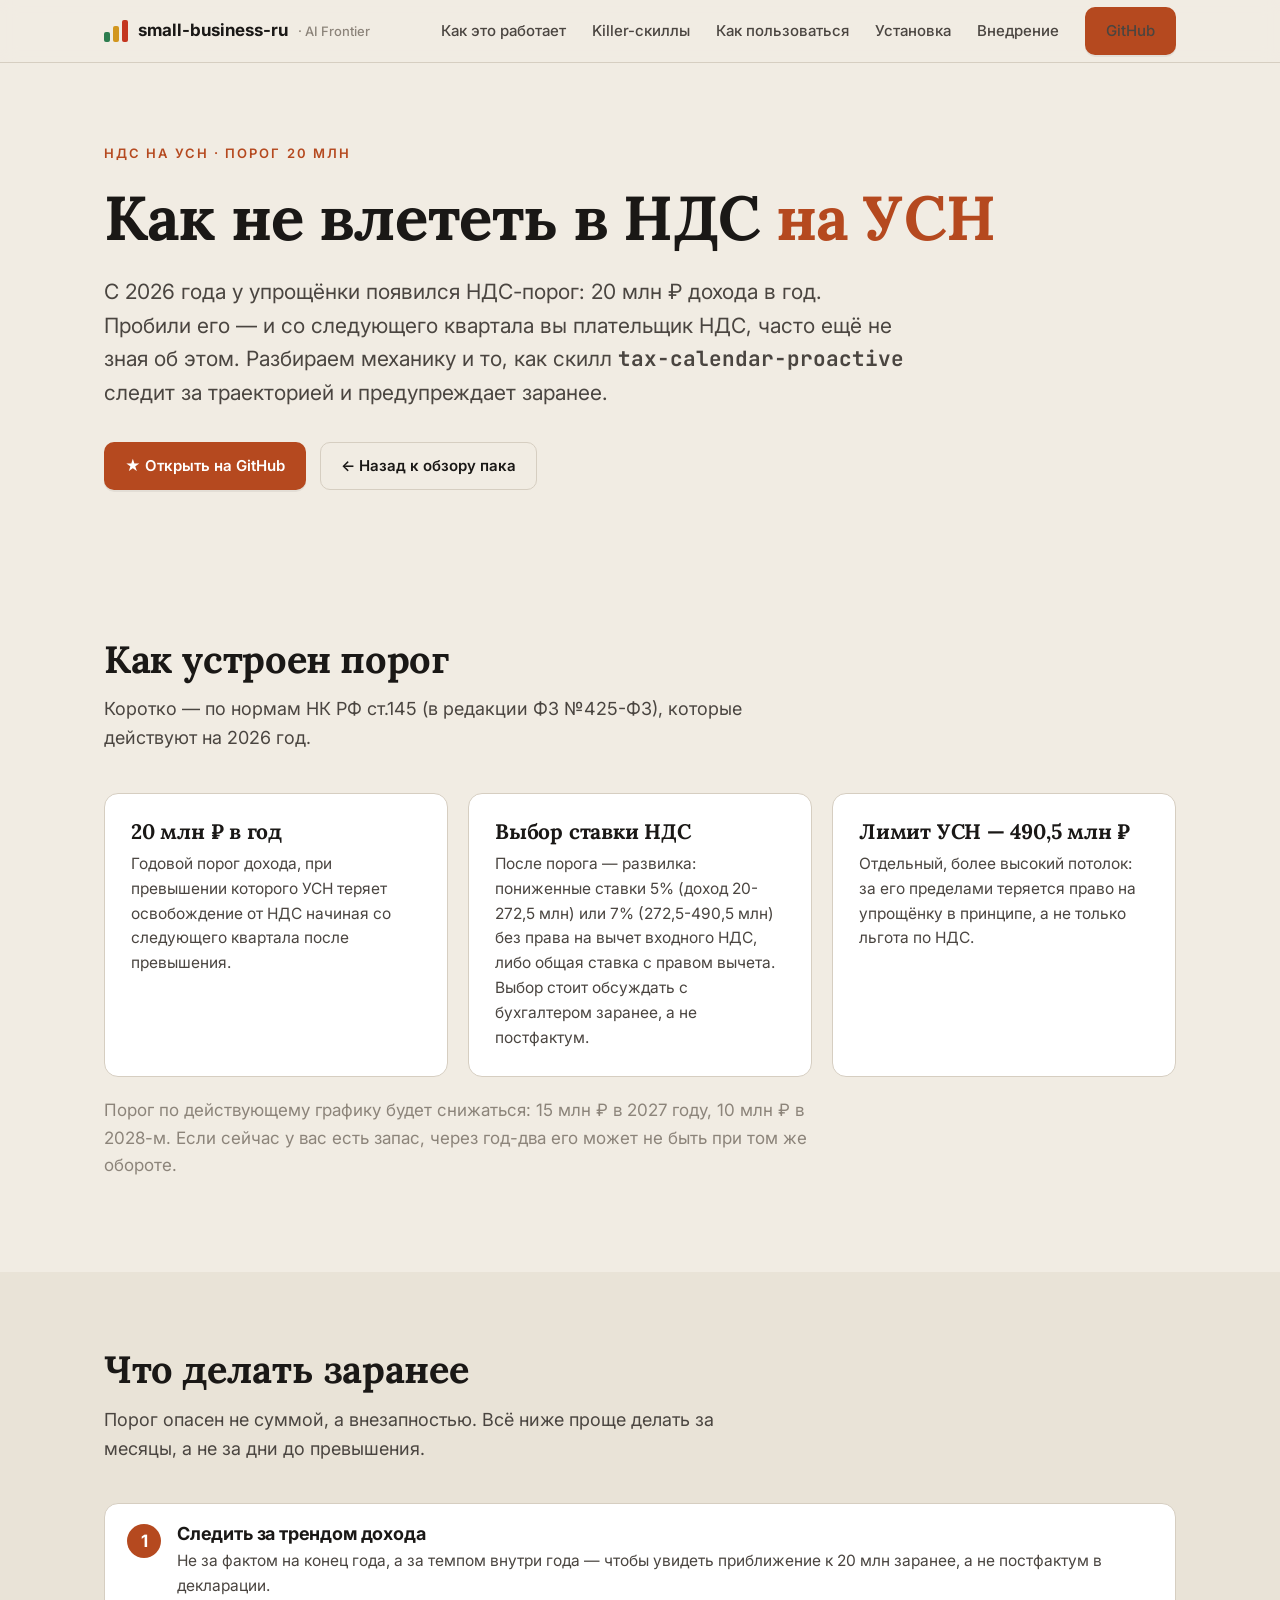
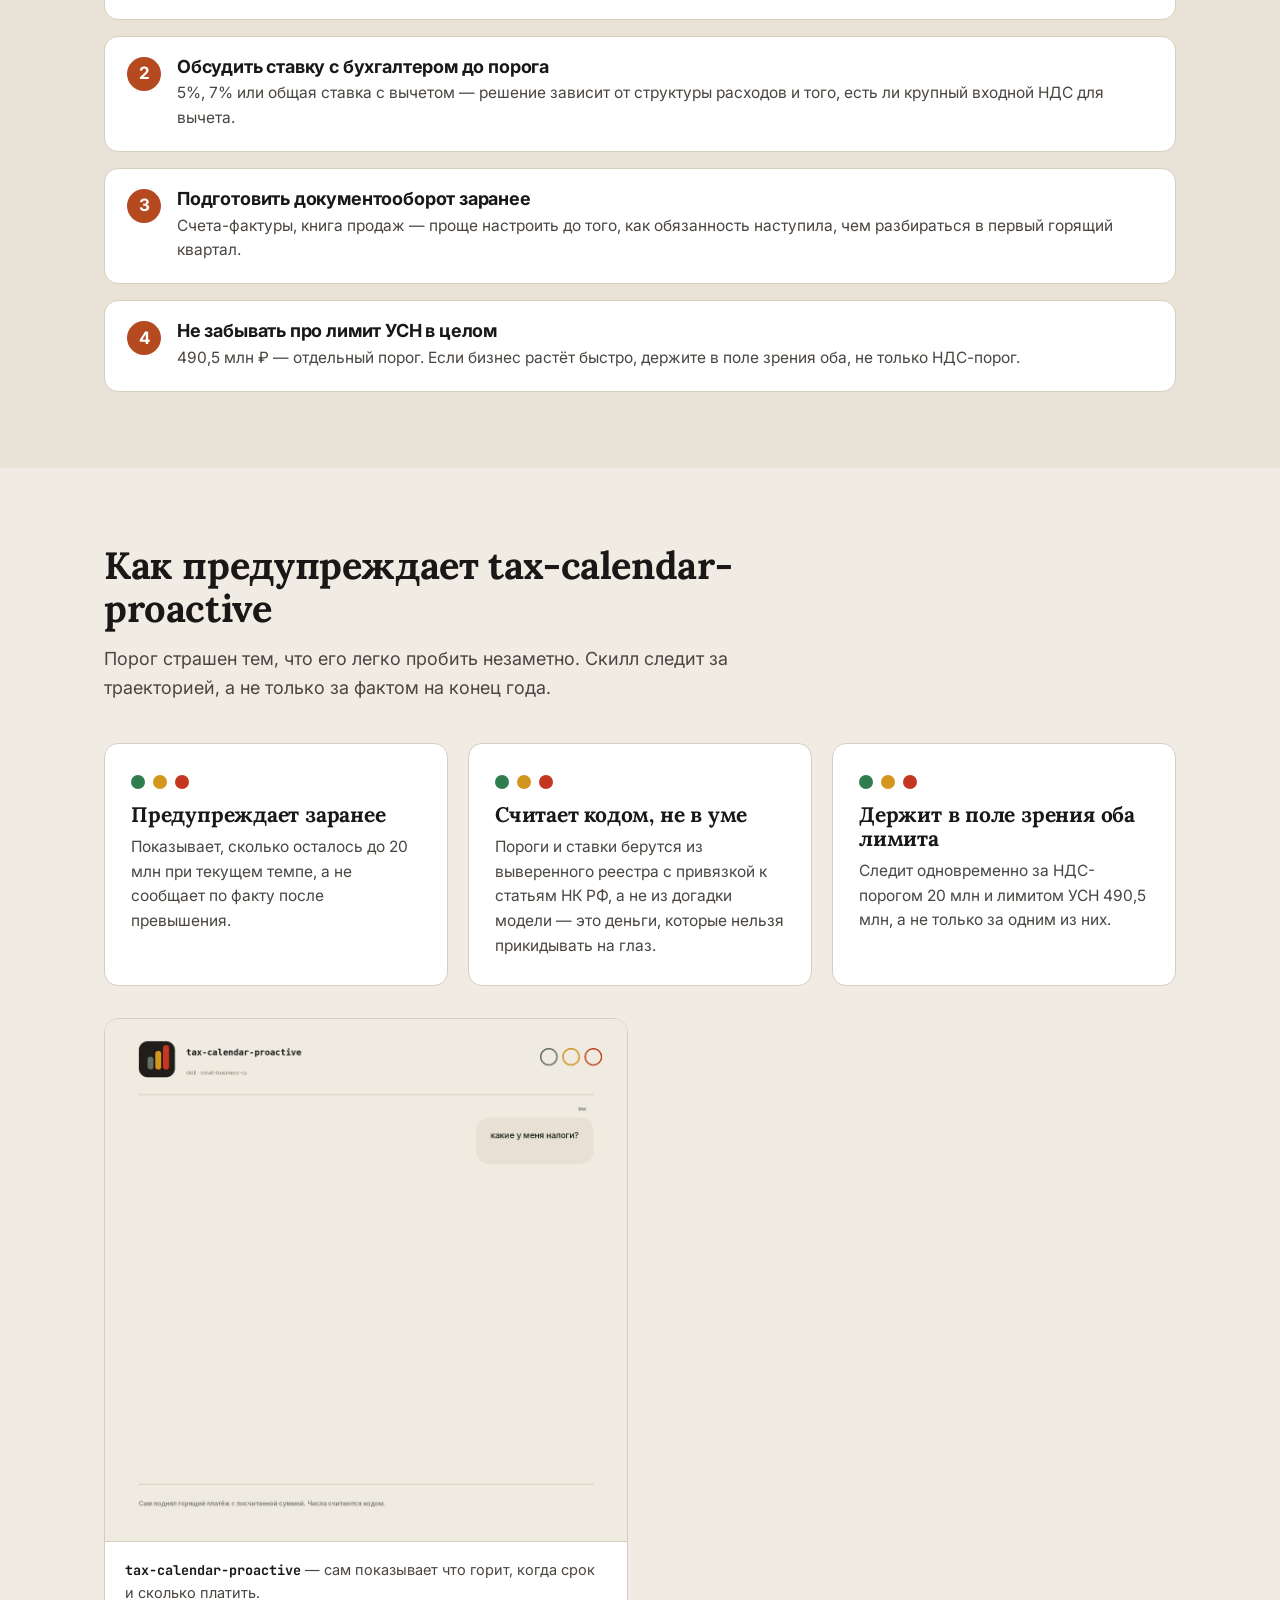
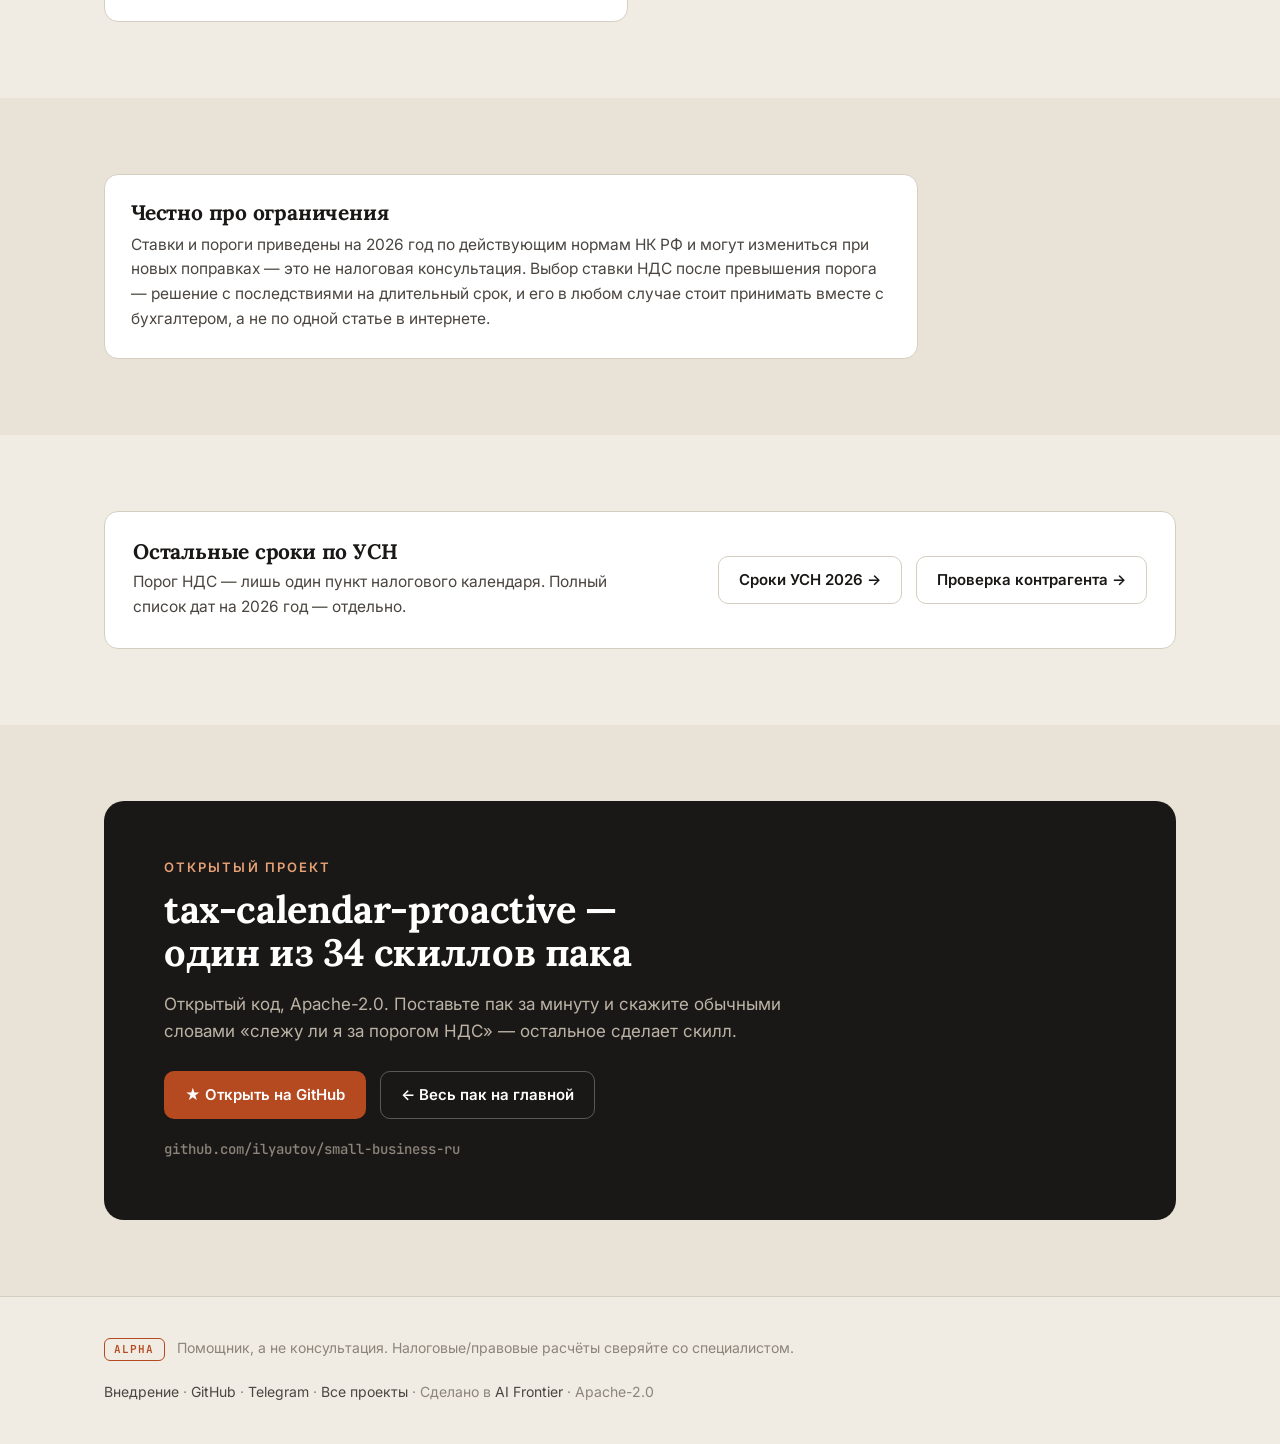
<file: docs/nds-usn-porog-20-millionov.html>
<!DOCTYPE html>
<html lang="ru">
<head>
<meta charset="UTF-8">
<meta name="viewport" content="width=device-width, initial-scale=1">
<title>Как не влететь в НДС на УСН: порог 20 млн — small-business-ru</title>
<meta name="description" content="Порог НДС на УСН — 20 млн ₽ дохода в год. Пробили — со следующего квартала вы плательщик НДС. Что это значит, какую ставку выбрать и как tax-calendar-proactive предупреждает заранее.">
<meta property="og:title" content="Как не влететь в НДС на УСН: порог 20 млн">
<meta property="og:description" content="20 млн ₽ дохода — и УСН становится плательщиком НДС со следующего квартала. Разбираем механику и выбор ставки.">
<meta property="og:type" content="article">
<meta property="og:url" content="https://small-business-ru.aifrontier.tech/nds-usn-porog-20-millionov.html">
<meta property="og:image" content="https://small-business-ru.aifrontier.tech/assets/social-preview.png">
<meta name="twitter:card" content="summary_large_image">
<link rel="canonical" href="https://small-business-ru.aifrontier.tech/nds-usn-porog-20-millionov.html">
<link rel="icon" type="image/png" href="assets/logo-mark.png">
<link rel="apple-touch-icon" href="assets/logo-mark.png">
<link rel="preconnect" href="https://fonts.googleapis.com">
<link rel="preconnect" href="https://fonts.gstatic.com" crossorigin>
<link href="https://fonts.googleapis.com/css2?family=Inter:wght@400;500;600;700;800&family=Lora:wght@500;600;700&family=JetBrains+Mono:wght@500;700&display=swap" rel="stylesheet">
<link rel="stylesheet" href="styles.css">
<script type="application/ld+json">
{
  "@context": "https://schema.org",
  "@type": "Article",
  "@id": "https://small-business-ru.aifrontier.tech/nds-usn-porog-20-millionov.html#article",
  "headline": "Как не влететь в НДС на УСН: порог 20 млн",
  "description": "Порог НДС на УСН — 20 млн ₽ дохода в год. Пробили — со следующего квартала вы плательщик НДС. Что это значит, какую ставку выбрать и как tax-calendar-proactive предупреждает заранее.",
  "inLanguage": "ru-RU",
  "datePublished": "2026-09-11",
  "dateModified": "2026-09-11",
  "author": {
    "@id": "https://aifrontier.tech/avtory/ilya-utov/#person"
  },
  "publisher": {
    "@id": "https://aifrontier.tech/#organization"
  },
  "isPartOf": {
    "@id": "https://small-business-ru.aifrontier.tech/#website"
  },
  "mainEntityOfPage": {
    "@type": "WebPage",
    "@id": "https://small-business-ru.aifrontier.tech/nds-usn-porog-20-millionov.html"
  }
}
</script>
</head>
<body>

<header>
  <div class="wrap nav">
    <a class="brand" href="index.html" aria-label="small-business-ru, на главную">
      <span class="bars" aria-hidden="true"><span></span><span></span><span></span></span>
      small-business-ru <small>· AI Frontier</small>
    </a>
    <nav class="nav-links" aria-label="Основная навигация">
      <a href="index.html#how">Как это работает</a>
      <a href="index.html#killer">Killer-скиллы</a>
      <a href="index.html#use">Как пользоваться</a>
      <a href="index.html#install">Установка</a>
      <a href="vnedrenie.html">Внедрение</a>
      <a class="btn btn-primary" href="https://github.com/ilyautov/small-business-ru">GitHub</a>
    </nav>
  </div>
</header>

<main id="top">

  <!-- HERO -->
  <section class="hero">
    <div class="wrap">
      <div class="kicker">НДС на УСН · порог 20 млн</div>
      <h1>Как не влететь в НДС <span class="accent">на УСН</span></h1>
      <p class="sub" style="max-width:62ch">С 2026 года у упрощёнки появился НДС-порог: 20 млн ₽ дохода в год. Пробили его — и со следующего квартала вы плательщик НДС, часто ещё не зная об этом. Разбираем механику и то, как скилл <b class="mono">tax-calendar-proactive</b> следит за траекторией и предупреждает заранее.</p>
      <div class="cta-row">
        <a class="btn btn-primary" href="https://github.com/ilyautov/small-business-ru">★ Открыть на GitHub</a>
        <a class="btn btn-ghost" href="index.html">← Назад к обзору пака</a>
      </div>
    </div>
  </section>

  <!-- MECHANICS -->
  <section class="s" id="mechanics">
    <div class="wrap">
      <div class="sec-head">
        <h2>Как устроен порог</h2>
        <p>Коротко — по нормам НК РФ ст.145 (в редакции ФЗ №425-ФЗ), которые действуют на 2026 год.</p>
      </div>
      <div class="grid3">
        <div class="card">
          <h3>20 млн ₽ в год</h3>
          <p>Годовой порог дохода, при превышении которого УСН теряет освобождение от НДС начиная со следующего квартала после превышения.</p>
        </div>
        <div class="card">
          <h3>Выбор ставки НДС</h3>
          <p>После порога — развилка: пониженные ставки 5% (доход 20-272,5 млн) или 7% (272,5-490,5 млн) без права на вычет входного НДС, либо общая ставка с правом вычета. Выбор стоит обсуждать с бухгалтером заранее, а не постфактум.</p>
        </div>
        <div class="card">
          <h3>Лимит УСН — 490,5 млн ₽</h3>
          <p>Отдельный, более высокий потолок: за его пределами теряется право на упрощёнку в принципе, а не только льгота по НДС.</p>
        </div>
      </div>
      <p class="small" style="color:var(--mute);margin-top:20px;max-width:66ch">Порог по действующему графику будет снижаться: 15 млн ₽ в 2027 году, 10 млн ₽ в 2028-м. Если сейчас у вас есть запас, через год-два его может не быть при том же обороте.</p>
    </div>
  </section>

  <!-- WHAT TO DO -->
  <section class="s alt" id="steps">
    <div class="wrap">
      <div class="sec-head">
        <h2>Что делать заранее</h2>
        <p>Порог опасен не суммой, а внезапностью. Всё ниже проще делать за месяцы, а не за дни до превышения.</p>
      </div>
      <div class="steps">
        <div class="step"><div><h3>Следить за трендом дохода</h3><p>Не за фактом на конец года, а за темпом внутри года — чтобы увидеть приближение к 20 млн заранее, а не постфактум в декларации.</p></div></div>
        <div class="step"><div><h3>Обсудить ставку с бухгалтером до порога</h3><p>5%, 7% или общая ставка с вычетом — решение зависит от структуры расходов и того, есть ли крупный входной НДС для вычета.</p></div></div>
        <div class="step"><div><h3>Подготовить документооборот заранее</h3><p>Счета-фактуры, книга продаж — проще настроить до того, как обязанность наступила, чем разбираться в первый горящий квартал.</p></div></div>
        <div class="step"><div><h3>Не забывать про лимит УСН в целом</h3><p>490,5 млн ₽ — отдельный порог. Если бизнес растёт быстро, держите в поле зрения оба, не только НДС-порог.</p></div></div>
      </div>
    </div>
  </section>

  <!-- HOW SKILL HELPS -->
  <section class="s killer" id="skill">
    <div class="wrap">
      <div class="sec-head">
        <h2>Как предупреждает tax-calendar-proactive</h2>
        <p>Порог страшен тем, что его легко пробить незаметно. Скилл следит за траекторией, а не только за фактом на конец года.</p>
      </div>
      <div class="grid3">
        <div class="card">
          <span class="tl" aria-hidden="true"><i class="g"></i><i class="a"></i><i class="r"></i></span>
          <h3>Предупреждает заранее</h3>
          <p>Показывает, сколько осталось до 20 млн при текущем темпе, а не сообщает по факту после превышения.</p>
        </div>
        <div class="card">
          <span class="tl" aria-hidden="true"><i class="g"></i><i class="a"></i><i class="r"></i></span>
          <h3>Считает кодом, не в уме</h3>
          <p>Пороги и ставки берутся из выверенного реестра с привязкой к статьям НК РФ, а не из догадки модели — это деньги, которые нельзя прикидывать на глаз.</p>
        </div>
        <div class="card">
          <span class="tl" aria-hidden="true"><i class="g"></i><i class="a"></i><i class="r"></i></span>
          <h3>Держит в поле зрения оба лимита</h3>
          <p>Следит одновременно за НДС-порогом 20 млн и лимитом УСН 490,5 млн, а не только за одним из них.</p>
        </div>
      </div>
      <div class="demos" style="margin-top:32px">
        <figure class="demo">
          <img src="assets/demo_tax-calendar-proactive.gif" alt="Демонстрация tax-calendar-proactive: предупреждение о приближении к НДС-порогу и лимиту УСН" loading="lazy" width="1080" height="1080">
          <figcaption><b>tax-calendar-proactive</b> — сам показывает что горит, когда срок и сколько платить.</figcaption>
        </figure>
      </div>
    </div>
  </section>

  <!-- HONEST CAVEAT -->
  <section class="s alt" id="caveat">
    <div class="wrap">
      <div class="card" style="max-width:74ch">
        <h3>Честно про ограничения</h3>
        <p>Ставки и пороги приведены на 2026 год по действующим нормам НК РФ и могут измениться при новых поправках — это не налоговая консультация. Выбор ставки НДС после превышения порога — решение с последствиями на длительный срок, и его в любом случае стоит принимать вместе с бухгалтером, а не по одной статье в интернете.</p>
      </div>
    </div>
  </section>

  <!-- CROSS-LINK TEASER -->
  <section class="s">
    <div class="wrap">
      <div class="teaser">
        <div class="t-txt">
          <h3>Остальные сроки по УСН</h3>
          <p>Порог НДС — лишь один пункт налогового календаря. Полный список дат на 2026 год — отдельно.</p>
        </div>
        <div class="cta-row">
          <a class="btn btn-ghost" href="sroki-uplaty-usn-2026.html">Сроки УСН 2026 →</a>
          <a class="btn btn-ghost" href="kak-proverit-kontragenta-po-inn.html">Проверка контрагента →</a>
        </div>
      </div>
    </div>
  </section>

  <!-- OPEN SOURCE CTA -->
  <section class="s alt" id="opensource">
    <div class="wrap">
      <div class="oss">
        <div class="kicker">открытый проект</div>
        <h2>tax-calendar-proactive — один из 34 скиллов пака</h2>
        <p>Открытый код, Apache-2.0. Поставьте пак за минуту и скажите обычными словами «слежу ли я за порогом НДС» — остальное сделает скилл.</p>
        <div class="cta-row">
          <a class="btn btn-primary" href="https://github.com/ilyautov/small-business-ru">★ Открыть на GitHub</a>
          <a class="btn btn-ghost" href="index.html">← Весь пак на главной</a>
        </div>
        <div class="repo-line">github.com/ilyautov/small-business-ru</div>
      </div>
    </div>
  </section>

</main>

<footer>
  <div class="wrap foot">
    <div>
      <span class="alpha">alpha</span>
      &nbsp; Помощник, а не консультация. Налоговые/правовые расчёты сверяйте со специалистом.
    </div>
    <div>
      <a href="vnedrenie.html">Внедрение</a> ·
      <a href="https://github.com/ilyautov/small-business-ru">GitHub</a> ·
      <a href="https://t.me/gorilla_under_hood">Telegram</a> ·
      <a href="https://ilyautov.github.io/">Все проекты</a> ·
      Сделано в <a href="https://aifrontier.tech">AI Frontier</a> · Apache-2.0
    </div>
  </div>
</footer>

</body>
</html>
</file>
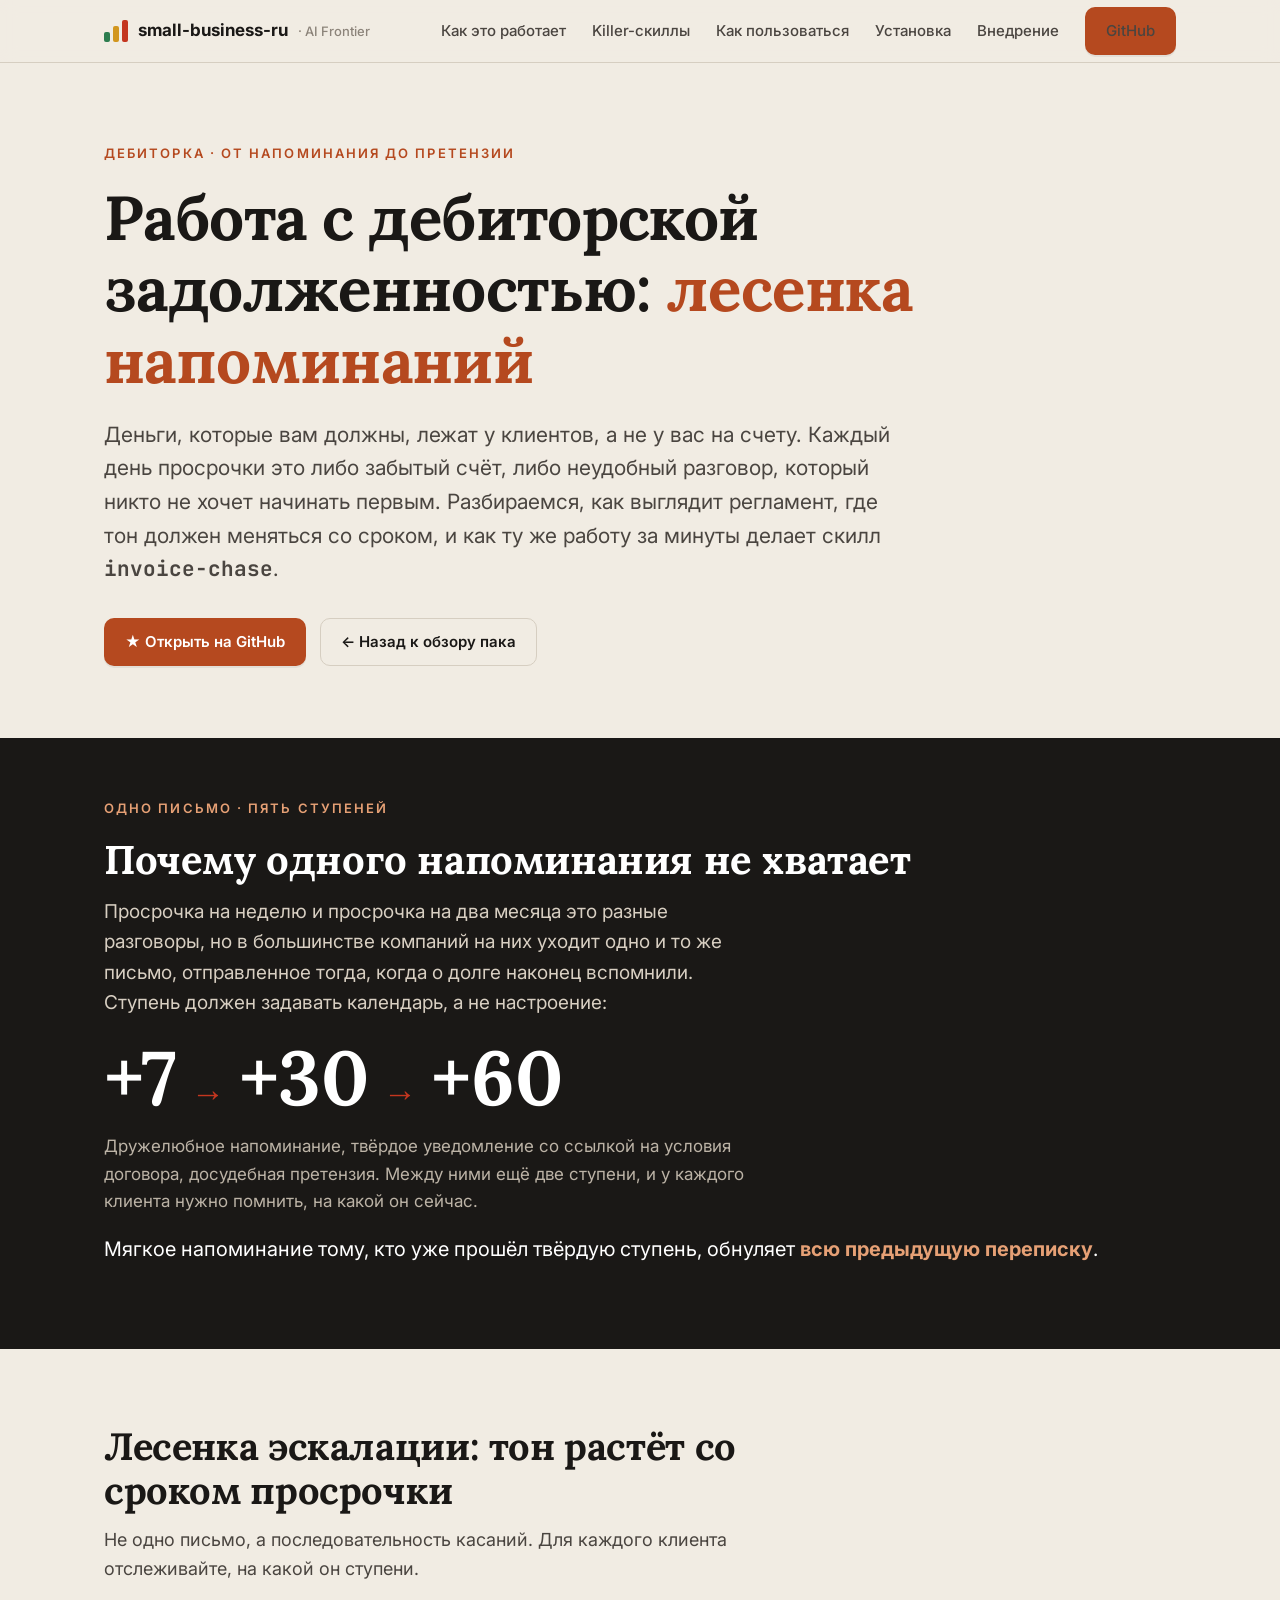
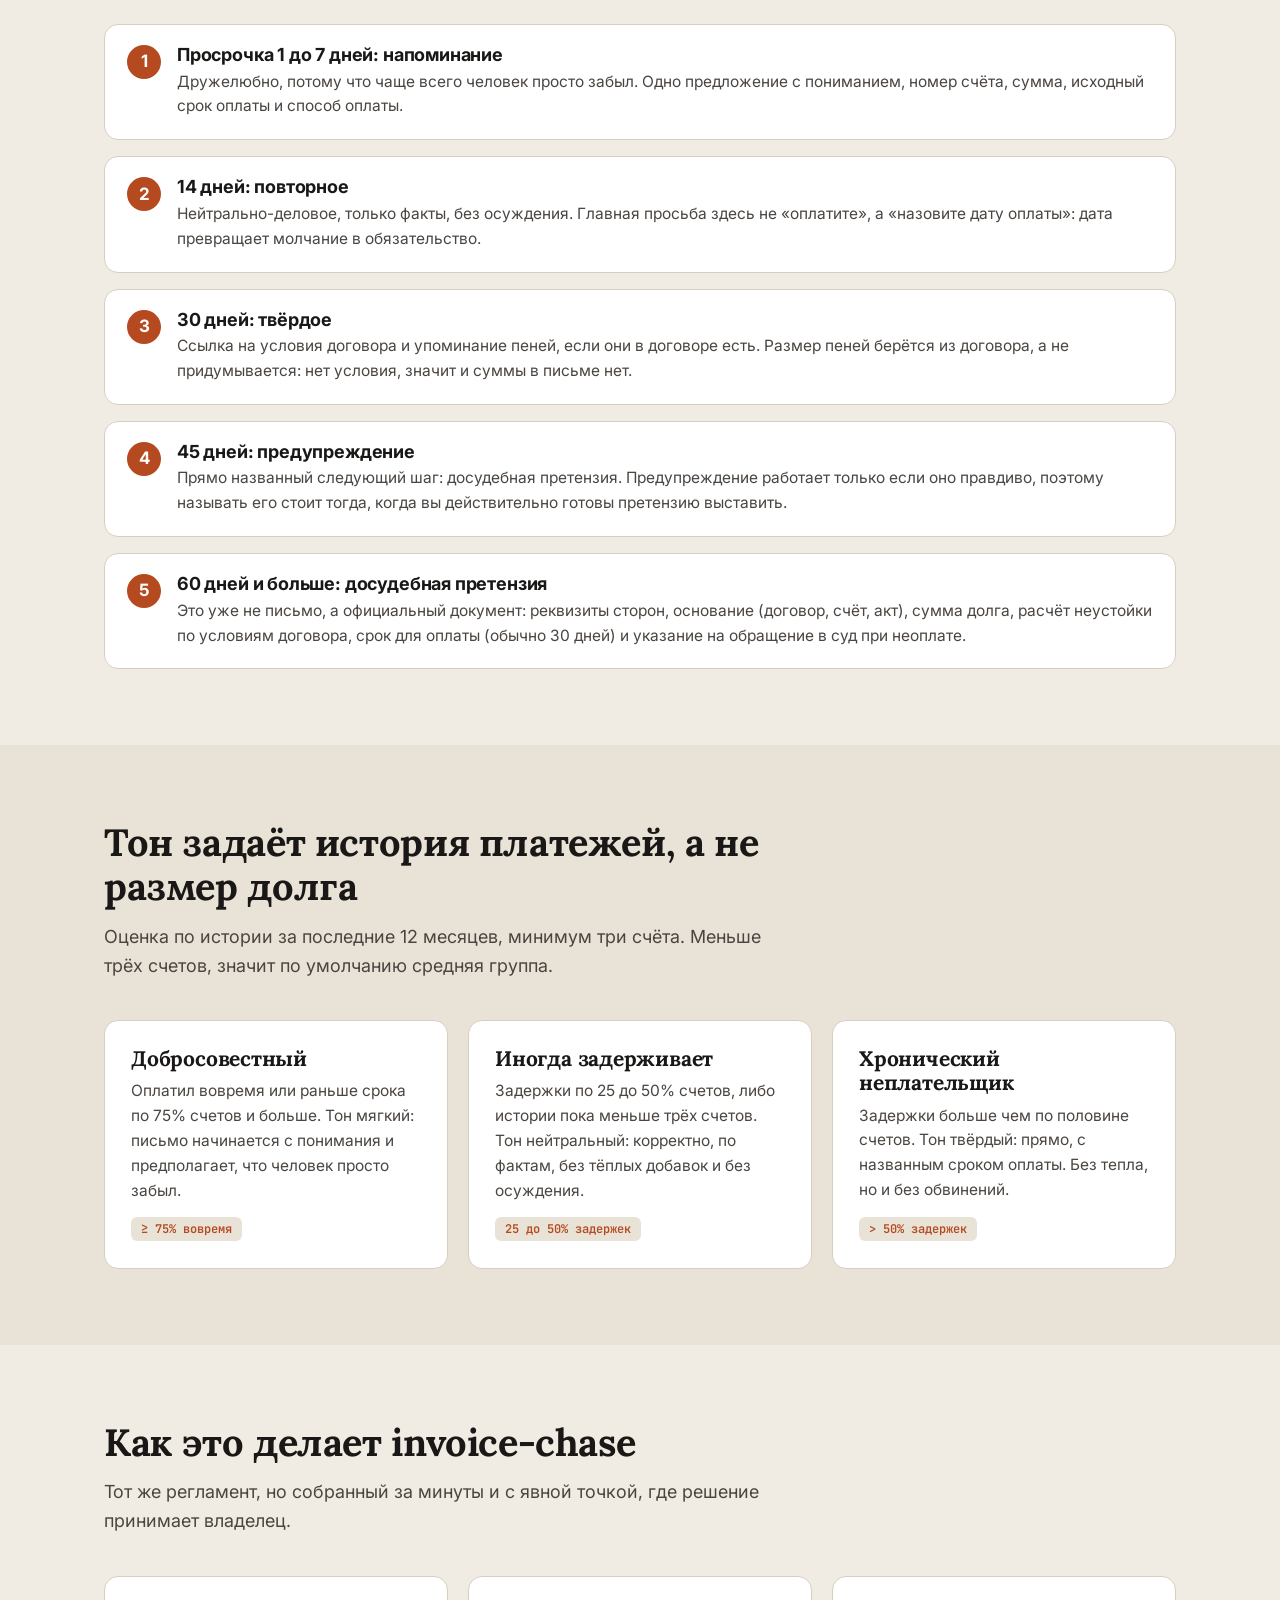
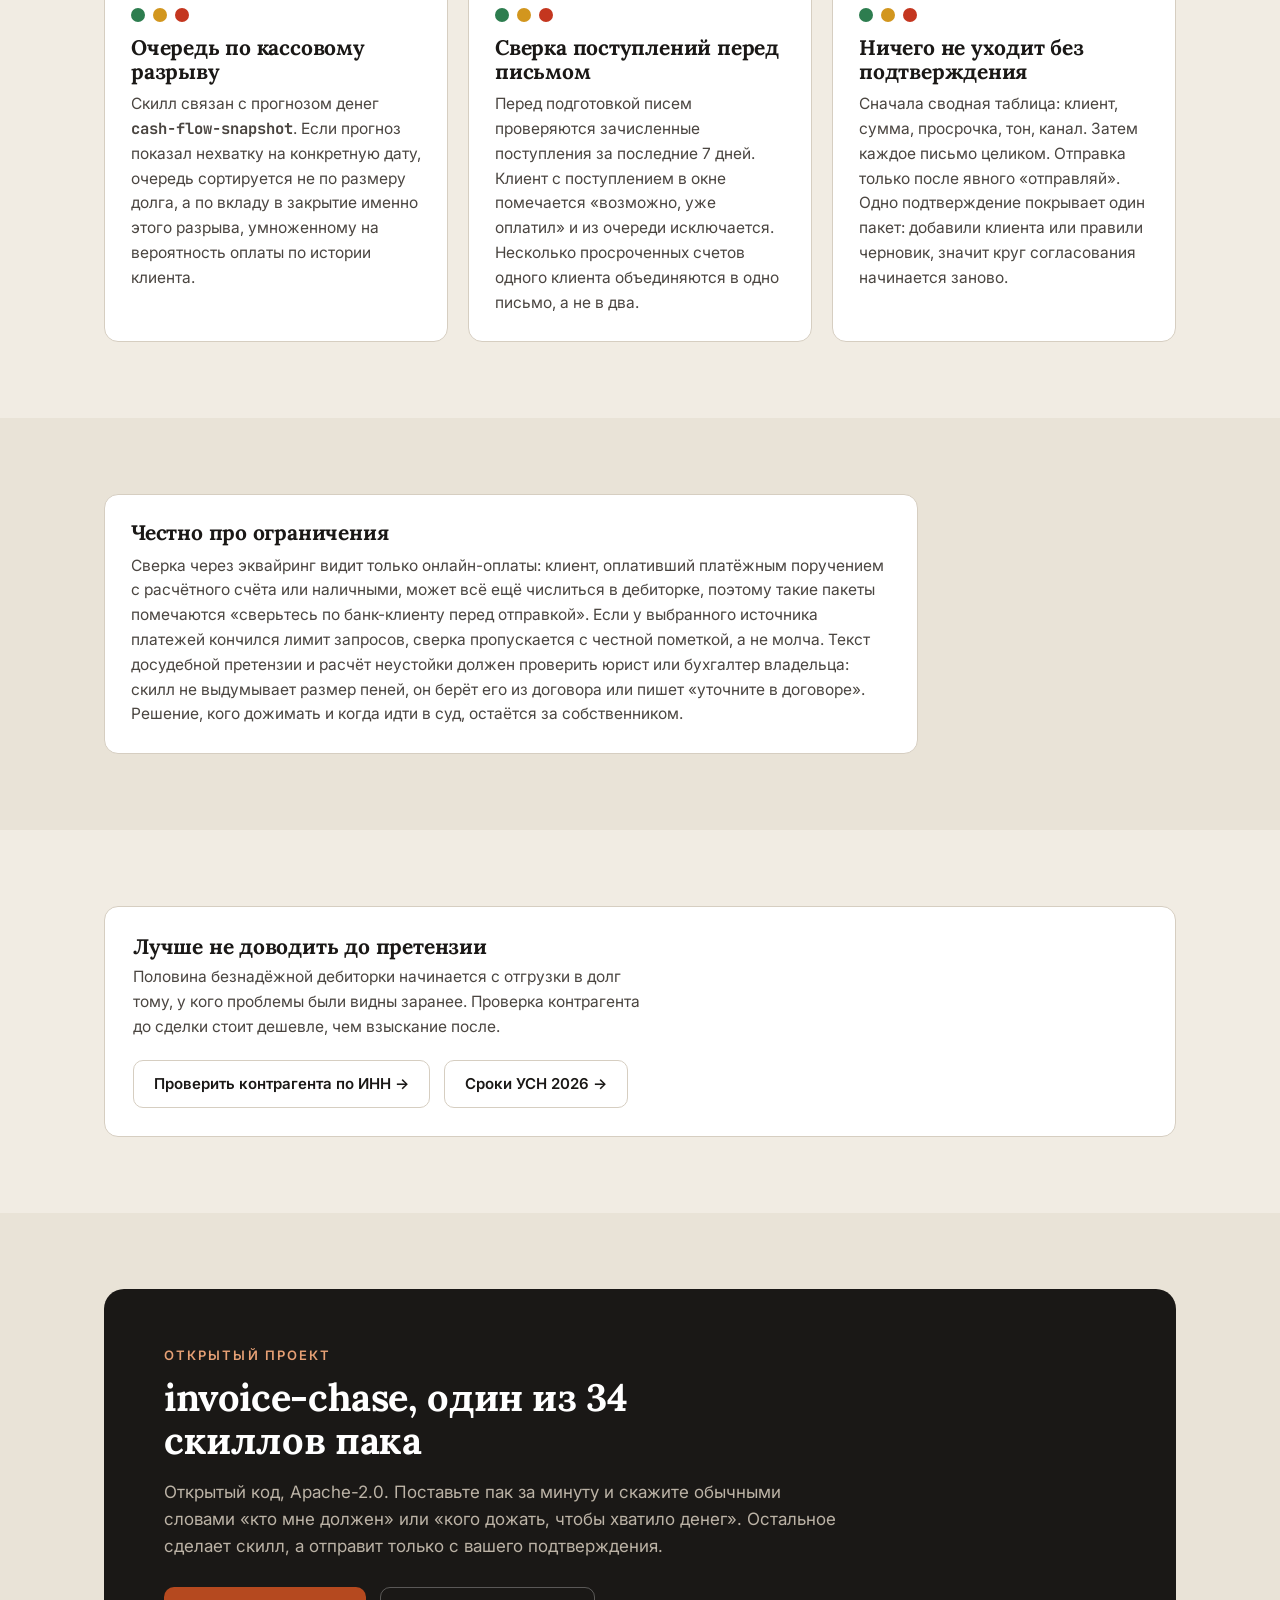
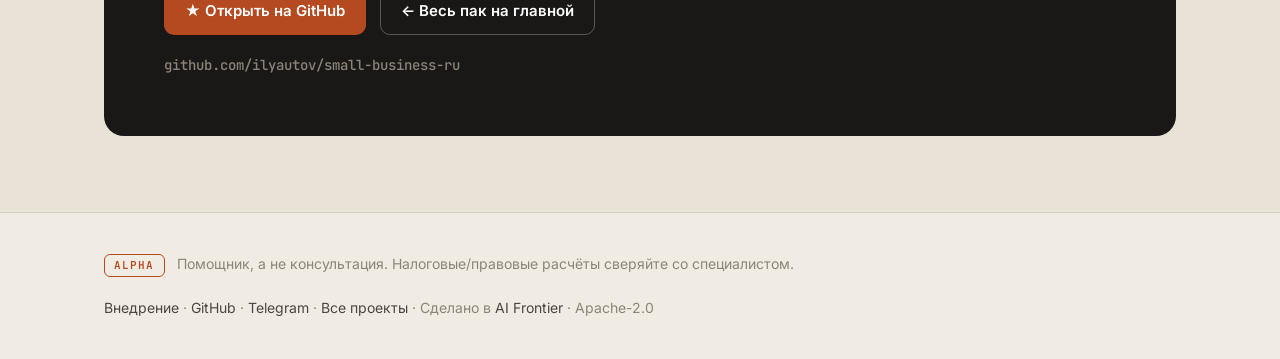
<file: docs/rabota-s-debitorskoy-zadolzhennostyu.html>
<!DOCTYPE html>
<html lang="ru">
<head>
<meta charset="UTF-8">
<meta name="viewport" content="width=device-width, initial-scale=1">
<title>Работа с дебиторской задолженностью: регламент напоминаний по срокам — small-business-ru</title>
<meta name="description" content="Работа с дебиторской задолженностью без неудобных разговоров: пять ступеней напоминаний по сроку просрочки, тон под историю платежей клиента, досудебная претензия как крайняя мера. И как это делает скилл invoice-chase.">
<meta property="og:title" content="Работа с дебиторской задолженностью: регламент напоминаний по срокам">
<meta property="og:description" content="Пять ступеней от мягкого напоминания до претензии, тон под историю платежей и приоритет по кассовому разрыву. Скилл invoice-chase ничего не отправляет без вашего «ок».">
<meta property="og:type" content="article">
<meta property="og:url" content="https://small-business-ru.aifrontier.tech/rabota-s-debitorskoy-zadolzhennostyu.html">
<meta property="og:image" content="https://small-business-ru.aifrontier.tech/assets/social-preview.png">
<meta name="twitter:card" content="summary_large_image">
<link rel="canonical" href="https://small-business-ru.aifrontier.tech/rabota-s-debitorskoy-zadolzhennostyu.html">
<link rel="icon" type="image/png" href="assets/logo-mark.png">
<link rel="apple-touch-icon" href="assets/logo-mark.png">
<link rel="preconnect" href="https://fonts.googleapis.com">
<link rel="preconnect" href="https://fonts.gstatic.com" crossorigin>
<link href="https://fonts.googleapis.com/css2?family=Inter:wght@400;500;600;700;800&family=Lora:wght@500;600;700&family=JetBrains+Mono:wght@500;700&display=swap" rel="stylesheet">
<link rel="stylesheet" href="styles.css">
<script type="application/ld+json">
{
  "@context": "https://schema.org",
  "@type": "Article",
  "@id": "https://small-business-ru.aifrontier.tech/rabota-s-debitorskoy-zadolzhennostyu.html#article",
  "headline": "Работа с дебиторской задолженностью: регламент напоминаний по срокам",
  "description": "Пять ступеней напоминаний по сроку просрочки, тон под историю платежей клиента и досудебная претензия как крайняя мера. Как это делает скилл invoice-chase.",
  "inLanguage": "ru-RU",
  "datePublished": "2026-09-12",
  "dateModified": "2026-09-12",
  "author": {
    "@id": "https://aifrontier.tech/avtory/ilya-utov/#person"
  },
  "publisher": {
    "@id": "https://aifrontier.tech/#organization"
  },
  "isPartOf": {
    "@id": "https://small-business-ru.aifrontier.tech/#website"
  },
  "mainEntityOfPage": {
    "@type": "WebPage",
    "@id": "https://small-business-ru.aifrontier.tech/rabota-s-debitorskoy-zadolzhennostyu.html"
  }
}
</script>
</head>
<body>

<header>
  <div class="wrap nav">
    <a class="brand" href="index.html" aria-label="small-business-ru, на главную">
      <span class="bars" aria-hidden="true"><span></span><span></span><span></span></span>
      small-business-ru <small>· AI Frontier</small>
    </a>
    <nav class="nav-links" aria-label="Основная навигация">
      <a href="index.html#how">Как это работает</a>
      <a href="index.html#killer">Killer-скиллы</a>
      <a href="index.html#use">Как пользоваться</a>
      <a href="index.html#install">Установка</a>
      <a href="vnedrenie.html">Внедрение</a>
      <a class="btn btn-primary" href="https://github.com/ilyautov/small-business-ru">GitHub</a>
    </nav>
  </div>
</header>

<main id="top">

  <!-- HERO -->
  <section class="hero">
    <div class="wrap">
      <div class="kicker">дебиторка · от напоминания до претензии</div>
      <h1>Работа с дебиторской задолженностью: <span class="accent">лесенка напоминаний</span></h1>
      <p class="sub" style="max-width:62ch">Деньги, которые вам должны, лежат у клиентов, а не у вас на счету. Каждый день просрочки это либо забытый счёт, либо неудобный разговор, который никто не хочет начинать первым. Разбираемся, как выглядит регламент, где тон должен меняться со сроком, и как ту же работу за минуты делает скилл <b class="mono">invoice-chase</b>.</p>
      <div class="cta-row">
        <a class="btn btn-primary" href="https://github.com/ilyautov/small-business-ru">★ Открыть на GitHub</a>
        <a class="btn btn-ghost" href="index.html">← Назад к обзору пака</a>
      </div>
    </div>
  </section>

  <!-- PROOF -->
  <section class="proof">
    <div class="wrap">
      <div class="kicker">одно письмо · пять ступеней</div>
      <h2>Почему одного напоминания не хватает</h2>
      <p class="proof-lead">Просрочка на неделю и просрочка на два месяца это разные разговоры, но в большинстве компаний на них уходит одно и то же письмо, отправленное тогда, когда о долге наконец вспомнили. Ступень должен задавать календарь, а не настроение:</p>
      <div class="nums" aria-label="Плюс семь дней, плюс тридцать дней, плюс шестьдесят дней">
        <span class="n">+7</span><span class="ne">→</span>
        <span class="n">+30</span><span class="ne">→</span>
        <span class="n">+60</span>
      </div>
      <p class="small">Дружелюбное напоминание, твёрдое уведомление со ссылкой на условия договора, досудебная претензия. Между ними ещё две ступени, и у каждого клиента нужно помнить, на какой он сейчас.</p>
      <p class="verdict">Мягкое напоминание тому, кто уже прошёл твёрдую ступень, обнуляет <b>всю предыдущую переписку</b>.</p>
    </div>
  </section>

  <!-- ESCALATION LADDER -->
  <section class="s" id="ladder">
    <div class="wrap">
      <div class="sec-head">
        <h2>Лесенка эскалации: тон растёт со сроком просрочки</h2>
        <p>Не одно письмо, а последовательность касаний. Для каждого клиента отслеживайте, на какой он ступени.</p>
      </div>
      <div class="steps">
        <div class="step">
          <div>
            <h3>Просрочка 1 до 7 дней: напоминание</h3>
            <p>Дружелюбно, потому что чаще всего человек просто забыл. Одно предложение с пониманием, номер счёта, сумма, исходный срок оплаты и способ оплаты.</p>
          </div>
        </div>
        <div class="step">
          <div>
            <h3>14 дней: повторное</h3>
            <p>Нейтрально-деловое, только факты, без осуждения. Главная просьба здесь не «оплатите», а «назовите дату оплаты»: дата превращает молчание в обязательство.</p>
          </div>
        </div>
        <div class="step">
          <div>
            <h3>30 дней: твёрдое</h3>
            <p>Ссылка на условия договора и упоминание пеней, если они в договоре есть. Размер пеней берётся из договора, а не придумывается: нет условия, значит и суммы в письме нет.</p>
          </div>
        </div>
        <div class="step">
          <div>
            <h3>45 дней: предупреждение</h3>
            <p>Прямо названный следующий шаг: досудебная претензия. Предупреждение работает только если оно правдиво, поэтому называть его стоит тогда, когда вы действительно готовы претензию выставить.</p>
          </div>
        </div>
        <div class="step">
          <div>
            <h3>60 дней и больше: досудебная претензия</h3>
            <p>Это уже не письмо, а официальный документ: реквизиты сторон, основание (договор, счёт, акт), сумма долга, расчёт неустойки по условиям договора, срок для оплаты (обычно 30 дней) и указание на обращение в суд при неоплате.</p>
          </div>
        </div>
      </div>
    </div>
  </section>

  <!-- TONE -->
  <section class="s alt" id="tone">
    <div class="wrap">
      <div class="sec-head">
        <h2>Тон задаёт история платежей, а не размер долга</h2>
        <p>Оценка по истории за последние 12 месяцев, минимум три счёта. Меньше трёх счетов, значит по умолчанию средняя группа.</p>
      </div>
      <div class="grid3">
        <div class="card">
          <h3>Добросовестный</h3>
          <p>Оплатил вовремя или раньше срока по 75% счетов и больше. Тон мягкий: письмо начинается с понимания и предполагает, что человек просто забыл.</p>
          <span class="tag">≥ 75% вовремя</span>
        </div>
        <div class="card">
          <h3>Иногда задерживает</h3>
          <p>Задержки по 25 до 50% счетов, либо истории пока меньше трёх счетов. Тон нейтральный: корректно, по фактам, без тёплых добавок и без осуждения.</p>
          <span class="tag">25 до 50% задержек</span>
        </div>
        <div class="card">
          <h3>Хронический неплательщик</h3>
          <p>Задержки больше чем по половине счетов. Тон твёрдый: прямо, с названным сроком оплаты. Без тепла, но и без обвинений.</p>
          <span class="tag">&gt; 50% задержек</span>
        </div>
      </div>
    </div>
  </section>

  <!-- HOW SKILL HELPS -->
  <section class="s killer" id="skill">
    <div class="wrap">
      <div class="sec-head">
        <h2>Как это делает invoice-chase</h2>
        <p>Тот же регламент, но собранный за минуты и с явной точкой, где решение принимает владелец.</p>
      </div>
      <div class="grid3">
        <div class="card">
          <span class="tl" aria-hidden="true"><i class="g"></i><i class="a"></i><i class="r"></i></span>
          <h3>Очередь по кассовому разрыву</h3>
          <p>Скилл связан с прогнозом денег <b class="mono">cash-flow-snapshot</b>. Если прогноз показал нехватку на конкретную дату, очередь сортируется не по размеру долга, а по вкладу в закрытие именно этого разрыва, умноженному на вероятность оплаты по истории клиента.</p>
        </div>
        <div class="card">
          <span class="tl" aria-hidden="true"><i class="g"></i><i class="a"></i><i class="r"></i></span>
          <h3>Сверка поступлений перед письмом</h3>
          <p>Перед подготовкой писем проверяются зачисленные поступления за последние 7 дней. Клиент с поступлением в окне помечается «возможно, уже оплатил» и из очереди исключается. Несколько просроченных счетов одного клиента объединяются в одно письмо, а не в два.</p>
        </div>
        <div class="card">
          <span class="tl" aria-hidden="true"><i class="g"></i><i class="a"></i><i class="r"></i></span>
          <h3>Ничего не уходит без подтверждения</h3>
          <p>Сначала сводная таблица: клиент, сумма, просрочка, тон, канал. Затем каждое письмо целиком. Отправка только после явного «отправляй». Одно подтверждение покрывает один пакет: добавили клиента или правили черновик, значит круг согласования начинается заново.</p>
        </div>
      </div>
    </div>
  </section>

  <!-- HONEST CAVEAT -->
  <section class="s alt" id="caveat">
    <div class="wrap">
      <div class="card" style="max-width:74ch">
        <h3>Честно про ограничения</h3>
        <p>Сверка через эквайринг видит только онлайн-оплаты: клиент, оплативший платёжным поручением с расчётного счёта или наличными, может всё ещё числиться в дебиторке, поэтому такие пакеты помечаются «сверьтесь по банк-клиенту перед отправкой». Если у выбранного источника платежей кончился лимит запросов, сверка пропускается с честной пометкой, а не молча. Текст досудебной претензии и расчёт неустойки должен проверить юрист или бухгалтер владельца: скилл не выдумывает размер пеней, он берёт его из договора или пишет «уточните в договоре». Решение, кого дожимать и когда идти в суд, остаётся за собственником.</p>
      </div>
    </div>
  </section>

  <!-- CROSS-LINK TEASER -->
  <section class="s">
    <div class="wrap">
      <div class="teaser">
        <div class="t-txt">
          <h3>Лучше не доводить до претензии</h3>
          <p>Половина безнадёжной дебиторки начинается с отгрузки в долг тому, у кого проблемы были видны заранее. Проверка контрагента до сделки стоит дешевле, чем взыскание после.</p>
        </div>
        <div class="cta-row">
          <a class="btn btn-ghost" href="kak-proverit-kontragenta-po-inn.html">Проверить контрагента по ИНН →</a>
          <a class="btn btn-ghost" href="sroki-uplaty-usn-2026.html">Сроки УСН 2026 →</a>
        </div>
      </div>
    </div>
  </section>

  <!-- OPEN SOURCE CTA -->
  <section class="s alt" id="opensource">
    <div class="wrap">
      <div class="oss">
        <div class="kicker">открытый проект</div>
        <h2>invoice-chase, один из 34 скиллов пака</h2>
        <p>Открытый код, Apache-2.0. Поставьте пак за минуту и скажите обычными словами «кто мне должен» или «кого дожать, чтобы хватило денег». Остальное сделает скилл, а отправит только с вашего подтверждения.</p>
        <div class="cta-row">
          <a class="btn btn-primary" href="https://github.com/ilyautov/small-business-ru">★ Открыть на GitHub</a>
          <a class="btn btn-ghost" href="index.html">← Весь пак на главной</a>
        </div>
        <div class="repo-line">github.com/ilyautov/small-business-ru</div>
      </div>
    </div>
  </section>

</main>

<footer>
  <div class="wrap foot">
    <div>
      <span class="alpha">alpha</span>
      &nbsp; Помощник, а не консультация. Налоговые/правовые расчёты сверяйте со специалистом.
    </div>
    <div>
      <a href="vnedrenie.html">Внедрение</a> ·
      <a href="https://github.com/ilyautov/small-business-ru">GitHub</a> ·
      <a href="https://t.me/gorilla_under_hood">Telegram</a> ·
      <a href="https://ilyautov.github.io/">Все проекты</a> ·
      Сделано в <a href="https://aifrontier.tech">AI Frontier</a> · Apache-2.0
    </div>
  </div>
</footer>

</body>
</html>
</file>
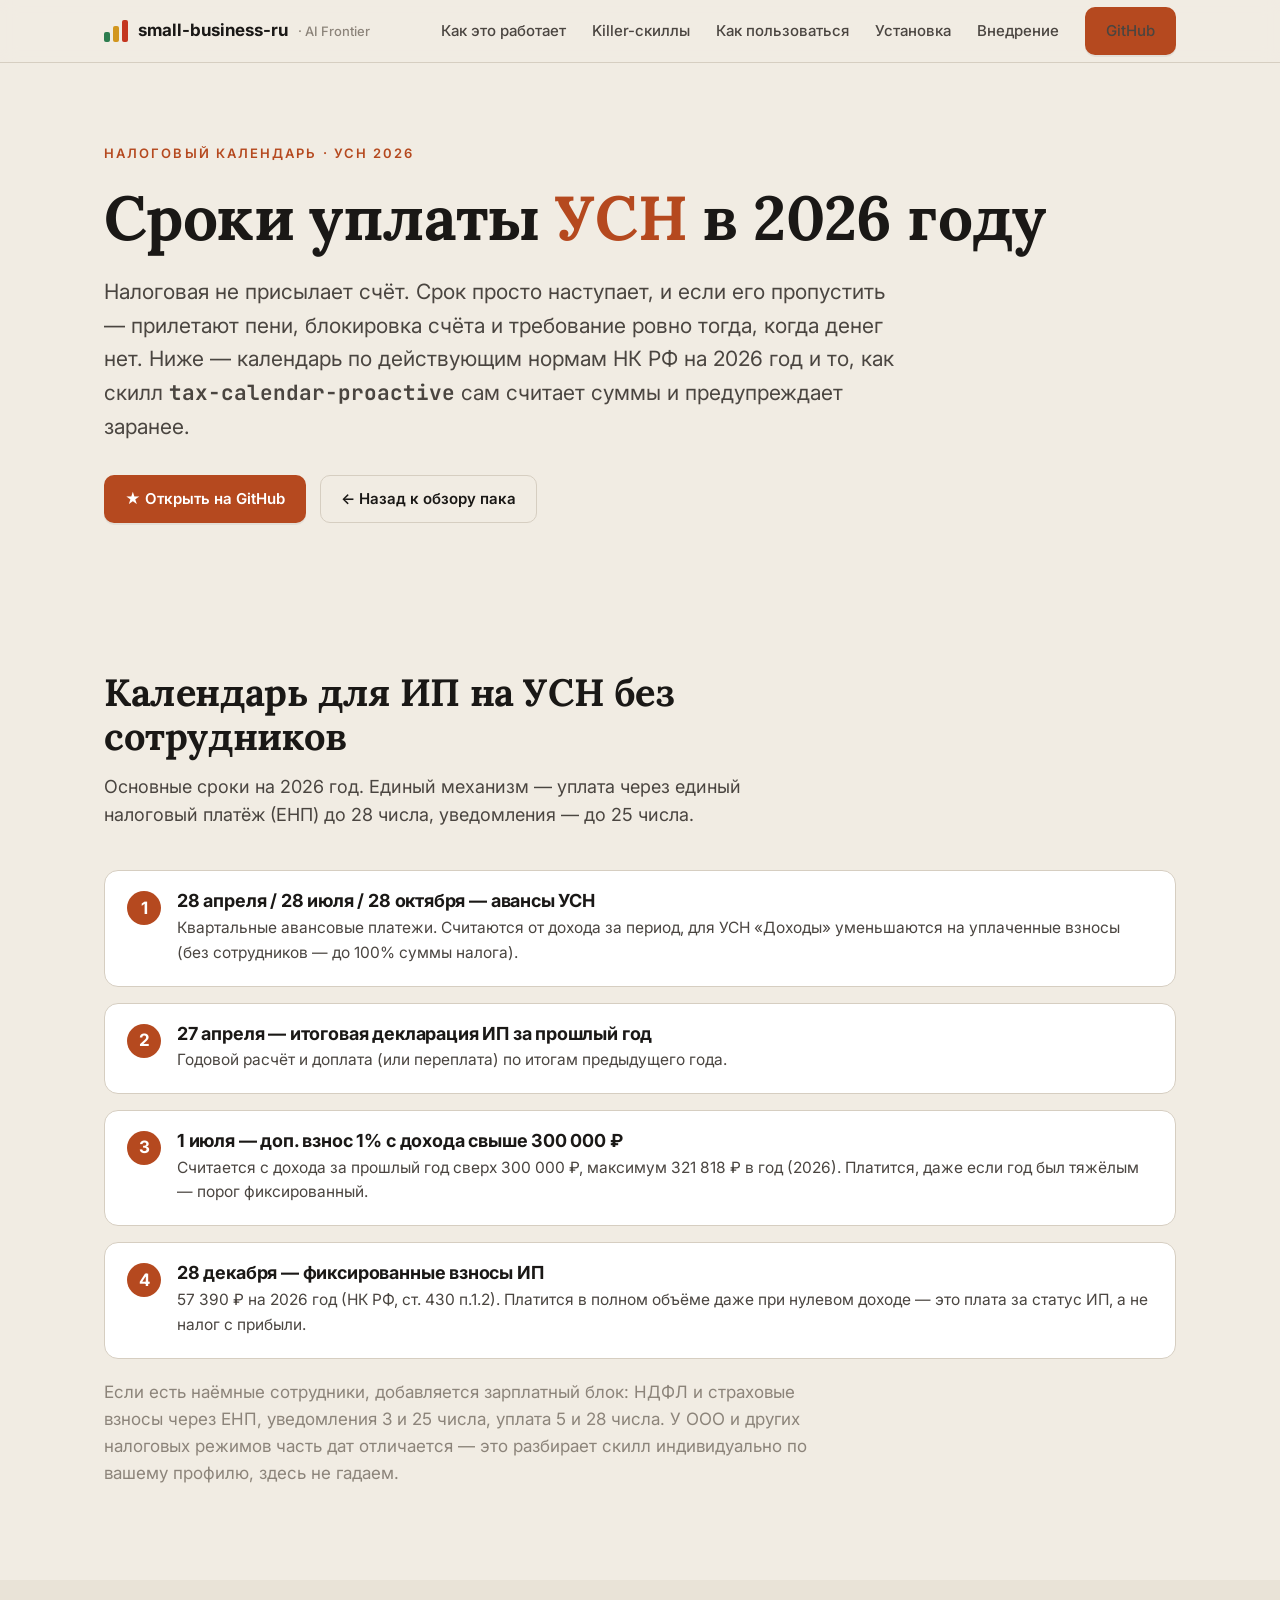
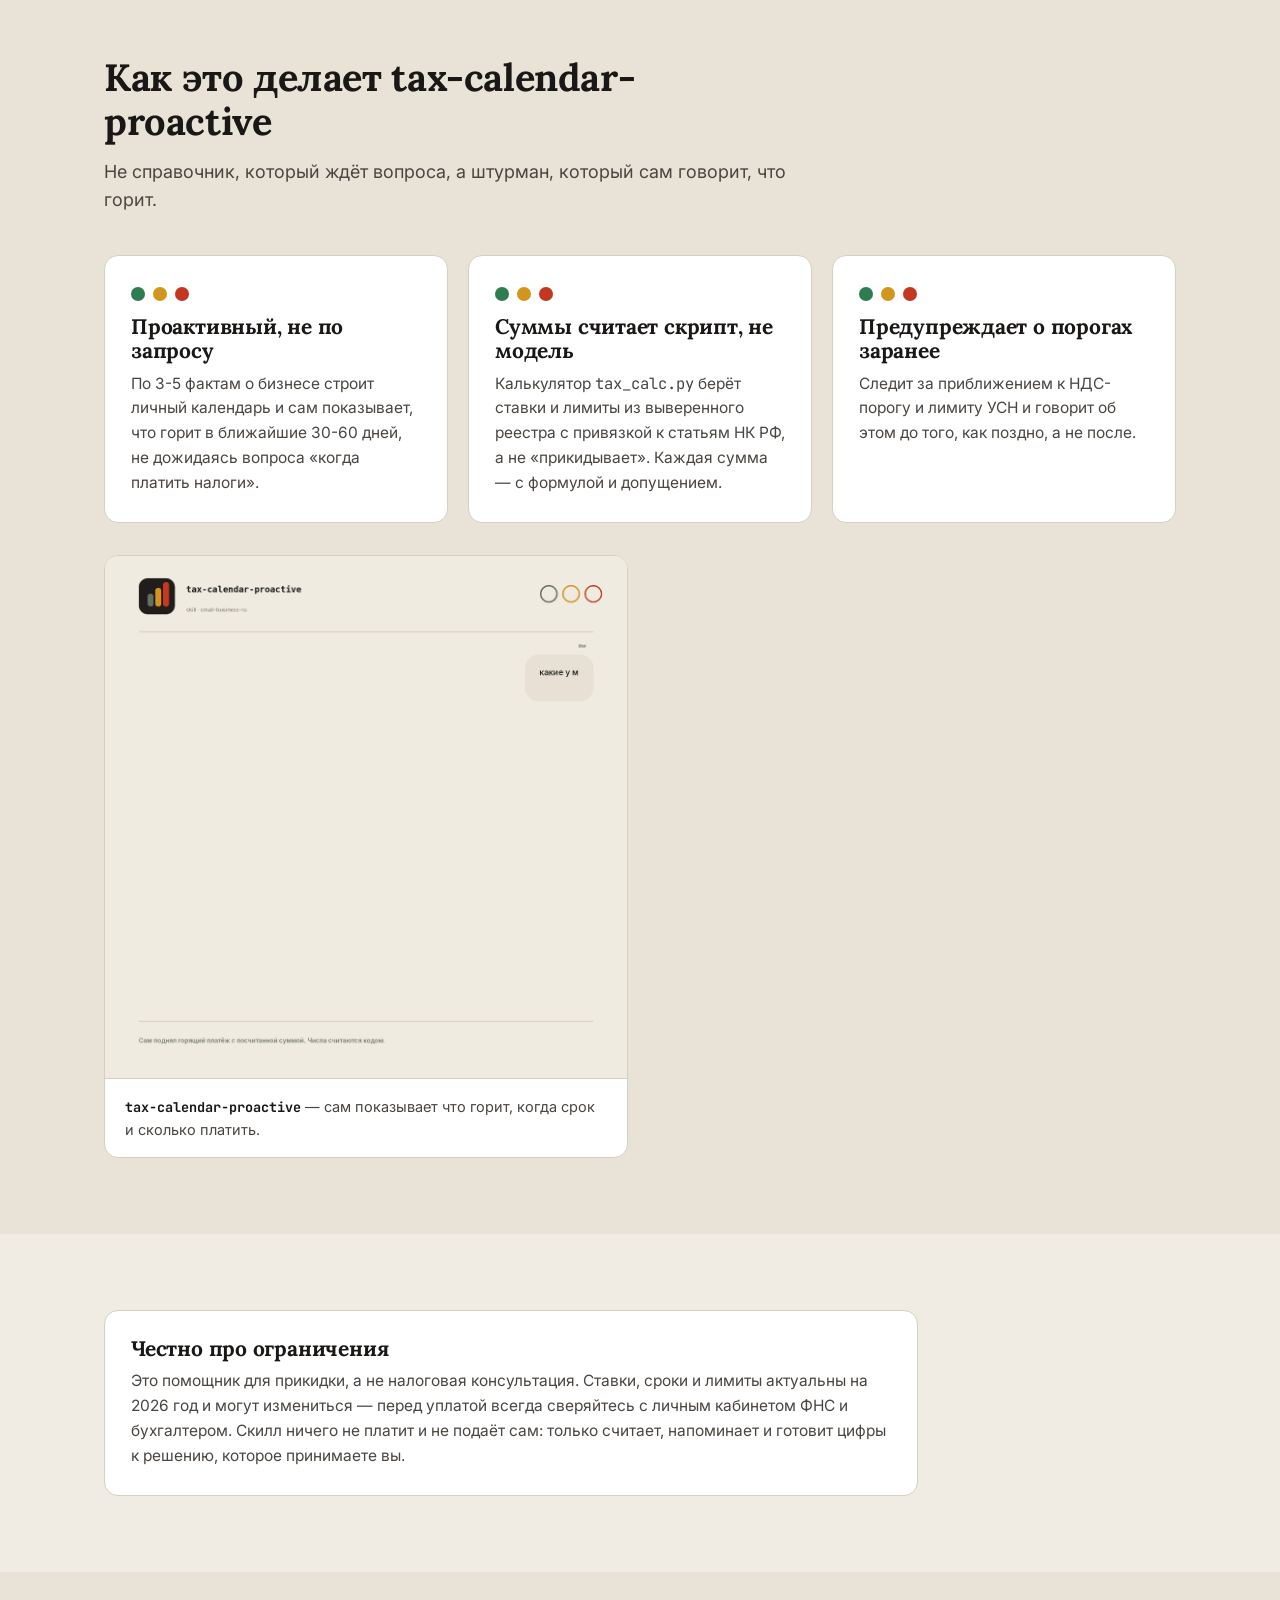
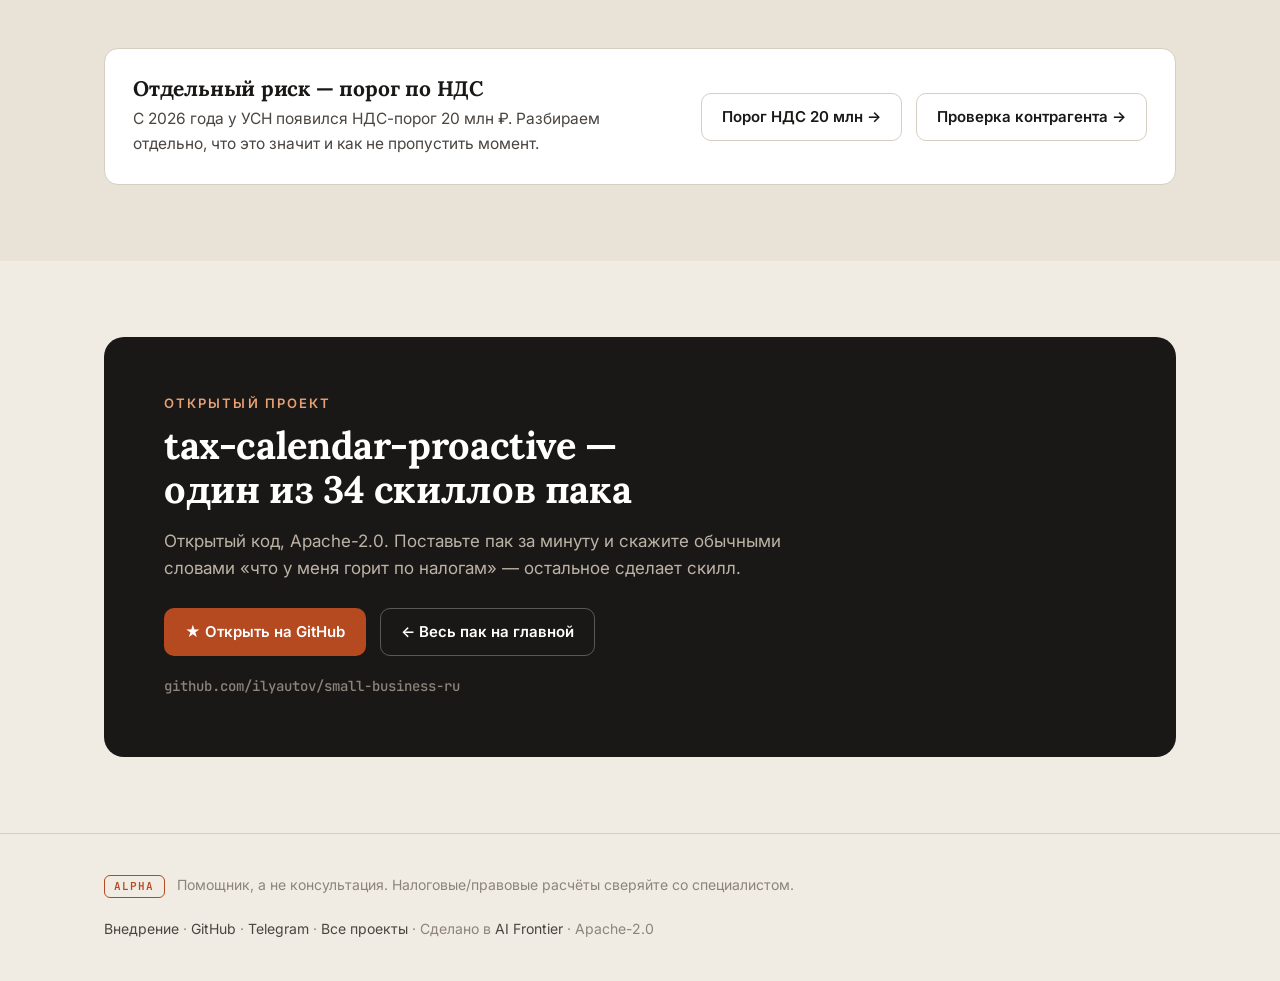
<file: docs/sroki-uplaty-usn-2026.html>
<!DOCTYPE html>
<html lang="ru">
<head>
<meta charset="UTF-8">
<meta name="viewport" content="width=device-width, initial-scale=1">
<title>Сроки уплаты УСН в 2026 году — small-business-ru</title>
<meta name="description" content="Сроки уплаты УСН в 2026 году: квартальные авансы, фиксированные взносы ИП, доп. 1% с дохода. Календарь по нормам НК РФ и как скилл tax-calendar-proactive сам считает суммы и напоминает о сроках.">
<meta property="og:title" content="Сроки уплаты УСН в 2026 году">
<meta property="og:description" content="Квартальные авансы, взносы ИП, доп. 1% — календарь по нормам НК РФ на 2026 год плюс как это автоматизирует tax-calendar-proactive.">
<meta property="og:type" content="article">
<meta property="og:url" content="https://small-business-ru.aifrontier.tech/sroki-uplaty-usn-2026.html">
<meta property="og:image" content="https://small-business-ru.aifrontier.tech/assets/social-preview.png">
<meta name="twitter:card" content="summary_large_image">
<link rel="canonical" href="https://small-business-ru.aifrontier.tech/sroki-uplaty-usn-2026.html">
<link rel="icon" type="image/png" href="assets/logo-mark.png">
<link rel="apple-touch-icon" href="assets/logo-mark.png">
<link rel="preconnect" href="https://fonts.googleapis.com">
<link rel="preconnect" href="https://fonts.gstatic.com" crossorigin>
<link href="https://fonts.googleapis.com/css2?family=Inter:wght@400;500;600;700;800&family=Lora:wght@500;600;700&family=JetBrains+Mono:wght@500;700&display=swap" rel="stylesheet">
<link rel="stylesheet" href="styles.css">
<script type="application/ld+json">
{
  "@context": "https://schema.org",
  "@type": "Article",
  "@id": "https://small-business-ru.aifrontier.tech/sroki-uplaty-usn-2026.html#article",
  "headline": "Сроки уплаты УСН в 2026 году",
  "description": "Сроки уплаты УСН в 2026 году: квартальные авансы, фиксированные взносы ИП, доп. 1% с дохода. Календарь по нормам НК РФ и как скилл tax-calendar-proactive сам считает суммы и напоминает о сроках.",
  "inLanguage": "ru-RU",
  "datePublished": "2026-09-11",
  "dateModified": "2026-09-11",
  "author": {
    "@id": "https://aifrontier.tech/avtory/ilya-utov/#person"
  },
  "publisher": {
    "@id": "https://aifrontier.tech/#organization"
  },
  "isPartOf": {
    "@id": "https://small-business-ru.aifrontier.tech/#website"
  },
  "mainEntityOfPage": {
    "@type": "WebPage",
    "@id": "https://small-business-ru.aifrontier.tech/sroki-uplaty-usn-2026.html"
  }
}
</script>
</head>
<body>

<header>
  <div class="wrap nav">
    <a class="brand" href="index.html" aria-label="small-business-ru, на главную">
      <span class="bars" aria-hidden="true"><span></span><span></span><span></span></span>
      small-business-ru <small>· AI Frontier</small>
    </a>
    <nav class="nav-links" aria-label="Основная навигация">
      <a href="index.html#how">Как это работает</a>
      <a href="index.html#killer">Killer-скиллы</a>
      <a href="index.html#use">Как пользоваться</a>
      <a href="index.html#install">Установка</a>
      <a href="vnedrenie.html">Внедрение</a>
      <a class="btn btn-primary" href="https://github.com/ilyautov/small-business-ru">GitHub</a>
    </nav>
  </div>
</header>

<main id="top">

  <!-- HERO -->
  <section class="hero">
    <div class="wrap">
      <div class="kicker">налоговый календарь · УСН 2026</div>
      <h1>Сроки уплаты <span class="accent">УСН</span> в 2026 году</h1>
      <p class="sub" style="max-width:62ch">Налоговая не присылает счёт. Срок просто наступает, и если его пропустить — прилетают пени, блокировка счёта и требование ровно тогда, когда денег нет. Ниже — календарь по действующим нормам НК РФ на 2026 год и то, как скилл <b class="mono">tax-calendar-proactive</b> сам считает суммы и предупреждает заранее.</p>
      <div class="cta-row">
        <a class="btn btn-primary" href="https://github.com/ilyautov/small-business-ru">★ Открыть на GitHub</a>
        <a class="btn btn-ghost" href="index.html">← Назад к обзору пака</a>
      </div>
    </div>
  </section>

  <!-- CALENDAR -->
  <section class="s" id="calendar">
    <div class="wrap">
      <div class="sec-head">
        <h2>Календарь для ИП на УСН без сотрудников</h2>
        <p>Основные сроки на 2026 год. Единый механизм — уплата через единый налоговый платёж (ЕНП) до 28 числа, уведомления — до 25 числа.</p>
      </div>
      <div class="steps">
        <div class="step">
          <div>
            <h3>28 апреля / 28 июля / 28 октября — авансы УСН</h3>
            <p>Квартальные авансовые платежи. Считаются от дохода за период, для УСН «Доходы» уменьшаются на уплаченные взносы (без сотрудников — до 100% суммы налога).</p>
          </div>
        </div>
        <div class="step">
          <div>
            <h3>27 апреля — итоговая декларация ИП за прошлый год</h3>
            <p>Годовой расчёт и доплата (или переплата) по итогам предыдущего года.</p>
          </div>
        </div>
        <div class="step">
          <div>
            <h3>1 июля — доп. взнос 1% с дохода свыше 300 000 ₽</h3>
            <p>Считается с дохода за прошлый год сверх 300 000 ₽, максимум 321 818 ₽ в год (2026). Платится, даже если год был тяжёлым — порог фиксированный.</p>
          </div>
        </div>
        <div class="step">
          <div>
            <h3>28 декабря — фиксированные взносы ИП</h3>
            <p>57 390 ₽ на 2026 год (НК РФ, ст. 430 п.1.2). Платится в полном объёме даже при нулевом доходе — это плата за статус ИП, а не налог с прибыли.</p>
          </div>
        </div>
      </div>
      <p class="small" style="color:var(--mute);margin-top:20px;max-width:66ch">Если есть наёмные сотрудники, добавляется зарплатный блок: НДФЛ и страховые взносы через ЕНП, уведомления 3 и 25 числа, уплата 5 и 28 числа. У ООО и других налоговых режимов часть дат отличается — это разбирает скилл индивидуально по вашему профилю, здесь не гадаем.</p>
    </div>
  </section>

  <!-- HOW SKILL HELPS -->
  <section class="s alt killer" id="skill">
    <div class="wrap">
      <div class="sec-head">
        <h2>Как это делает tax-calendar-proactive</h2>
        <p>Не справочник, который ждёт вопроса, а штурман, который сам говорит, что горит.</p>
      </div>
      <div class="grid3">
        <div class="card">
          <span class="tl" aria-hidden="true"><i class="g"></i><i class="a"></i><i class="r"></i></span>
          <h3>Проактивный, не по запросу</h3>
          <p>По 3-5 фактам о бизнесе строит личный календарь и сам показывает, что горит в ближайшие 30-60 дней, не дожидаясь вопроса «когда платить налоги».</p>
        </div>
        <div class="card">
          <span class="tl" aria-hidden="true"><i class="g"></i><i class="a"></i><i class="r"></i></span>
          <h3>Суммы считает скрипт, не модель</h3>
          <p>Калькулятор <span class="mono">tax_calc.py</span> берёт ставки и лимиты из выверенного реестра с привязкой к статьям НК РФ, а не «прикидывает». Каждая сумма — с формулой и допущением.</p>
        </div>
        <div class="card">
          <span class="tl" aria-hidden="true"><i class="g"></i><i class="a"></i><i class="r"></i></span>
          <h3>Предупреждает о порогах заранее</h3>
          <p>Следит за приближением к НДС-порогу и лимиту УСН и говорит об этом до того, как поздно, а не после.</p>
        </div>
      </div>
      <div class="demos" style="margin-top:32px">
        <figure class="demo">
          <img src="assets/demo_tax-calendar-proactive.gif" alt="Демонстрация tax-calendar-proactive: налоговый календарь УСН с расчётом сумм и сроков" loading="lazy" width="1080" height="1080">
          <figcaption><b>tax-calendar-proactive</b> — сам показывает что горит, когда срок и сколько платить.</figcaption>
        </figure>
      </div>
    </div>
  </section>

  <!-- HONEST CAVEAT -->
  <section class="s" id="caveat">
    <div class="wrap">
      <div class="card" style="max-width:74ch">
        <h3>Честно про ограничения</h3>
        <p>Это помощник для прикидки, а не налоговая консультация. Ставки, сроки и лимиты актуальны на 2026 год и могут измениться — перед уплатой всегда сверяйтесь с личным кабинетом ФНС и бухгалтером. Скилл ничего не платит и не подаёт сам: только считает, напоминает и готовит цифры к решению, которое принимаете вы.</p>
      </div>
    </div>
  </section>

  <!-- CROSS-LINK TEASER -->
  <section class="s alt">
    <div class="wrap">
      <div class="teaser">
        <div class="t-txt">
          <h3>Отдельный риск — порог по НДС</h3>
          <p>С 2026 года у УСН появился НДС-порог 20 млн ₽. Разбираем отдельно, что это значит и как не пропустить момент.</p>
        </div>
        <div class="cta-row">
          <a class="btn btn-ghost" href="nds-usn-porog-20-millionov.html">Порог НДС 20 млн →</a>
          <a class="btn btn-ghost" href="kak-proverit-kontragenta-po-inn.html">Проверка контрагента →</a>
        </div>
      </div>
    </div>
  </section>

  <!-- OPEN SOURCE CTA -->
  <section class="s" id="opensource">
    <div class="wrap">
      <div class="oss">
        <div class="kicker">открытый проект</div>
        <h2>tax-calendar-proactive — один из 34 скиллов пака</h2>
        <p>Открытый код, Apache-2.0. Поставьте пак за минуту и скажите обычными словами «что у меня горит по налогам» — остальное сделает скилл.</p>
        <div class="cta-row">
          <a class="btn btn-primary" href="https://github.com/ilyautov/small-business-ru">★ Открыть на GitHub</a>
          <a class="btn btn-ghost" href="index.html">← Весь пак на главной</a>
        </div>
        <div class="repo-line">github.com/ilyautov/small-business-ru</div>
      </div>
    </div>
  </section>

</main>

<footer>
  <div class="wrap foot">
    <div>
      <span class="alpha">alpha</span>
      &nbsp; Помощник, а не консультация. Налоговые/правовые расчёты сверяйте со специалистом.
    </div>
    <div>
      <a href="vnedrenie.html">Внедрение</a> ·
      <a href="https://github.com/ilyautov/small-business-ru">GitHub</a> ·
      <a href="https://t.me/gorilla_under_hood">Telegram</a> ·
      <a href="https://ilyautov.github.io/">Все проекты</a> ·
      Сделано в <a href="https://aifrontier.tech">AI Frontier</a> · Apache-2.0
    </div>
  </div>
</footer>

</body>
</html>
</file>
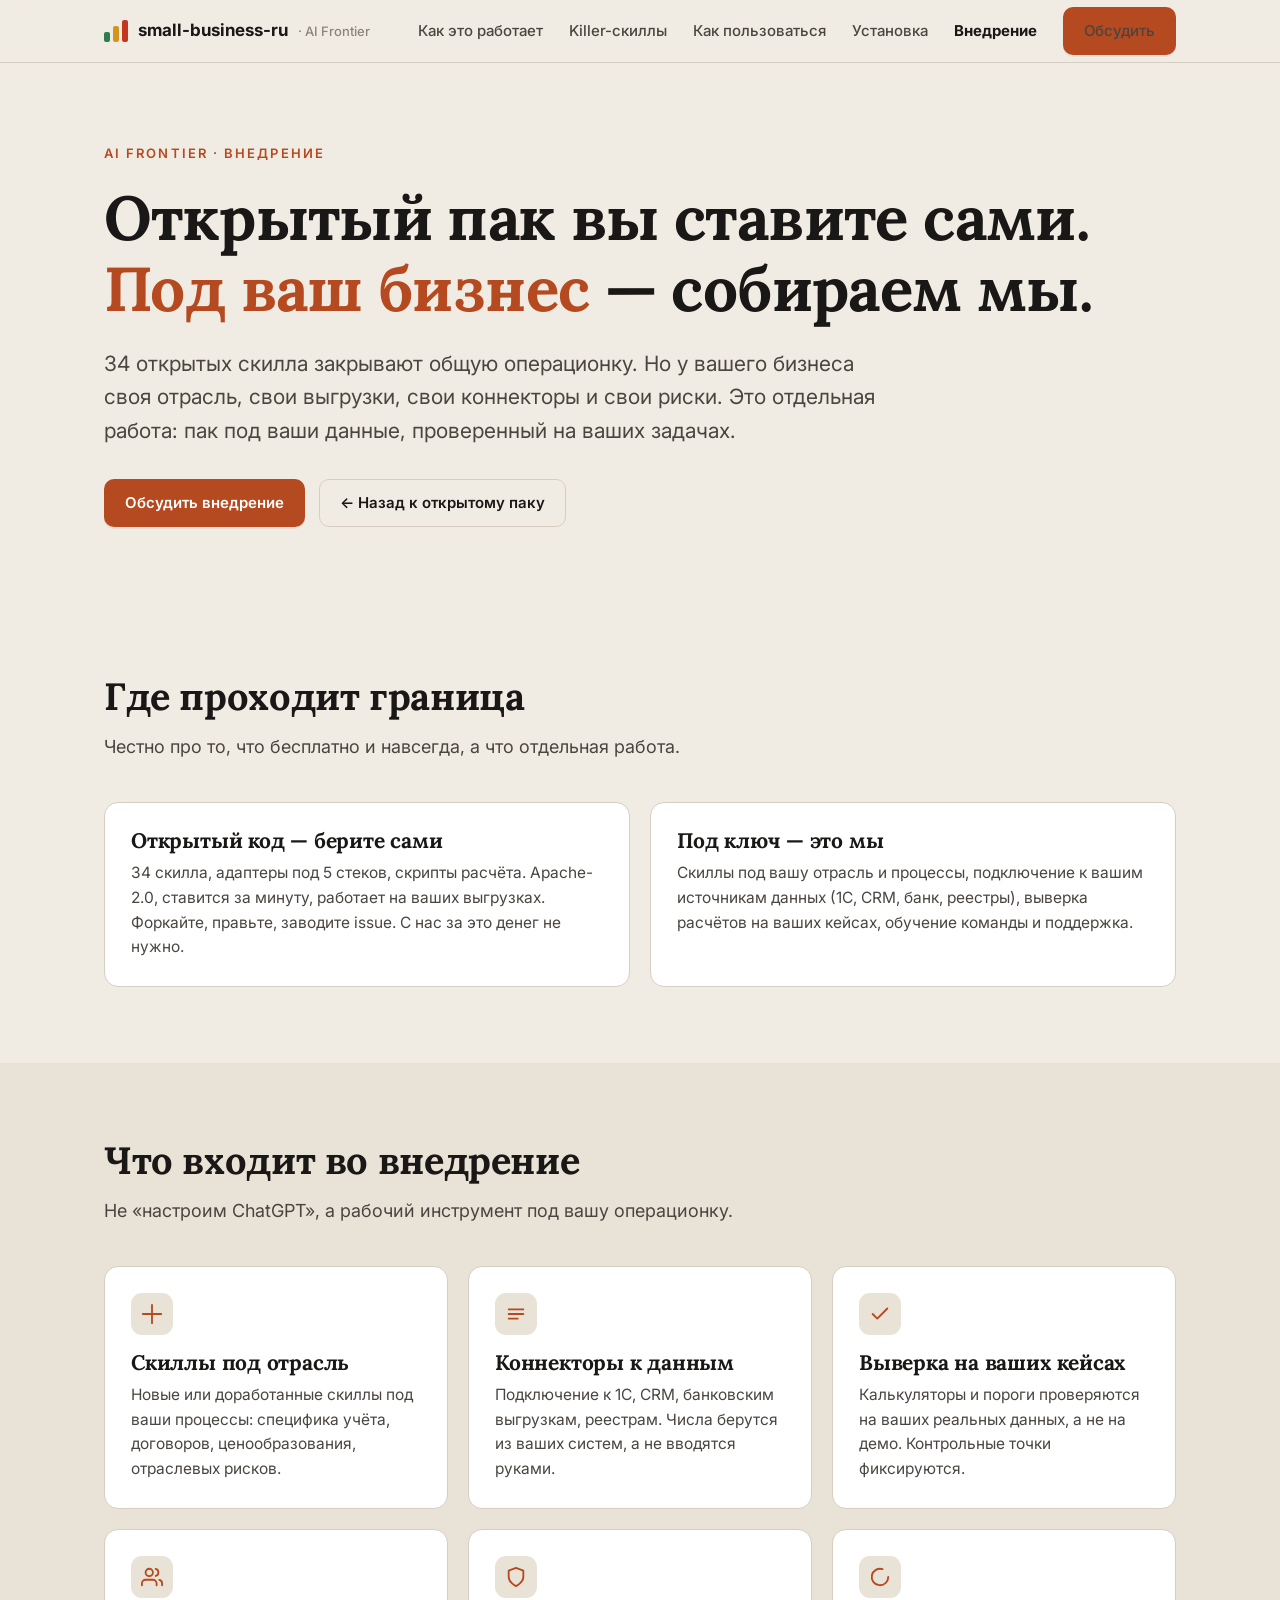
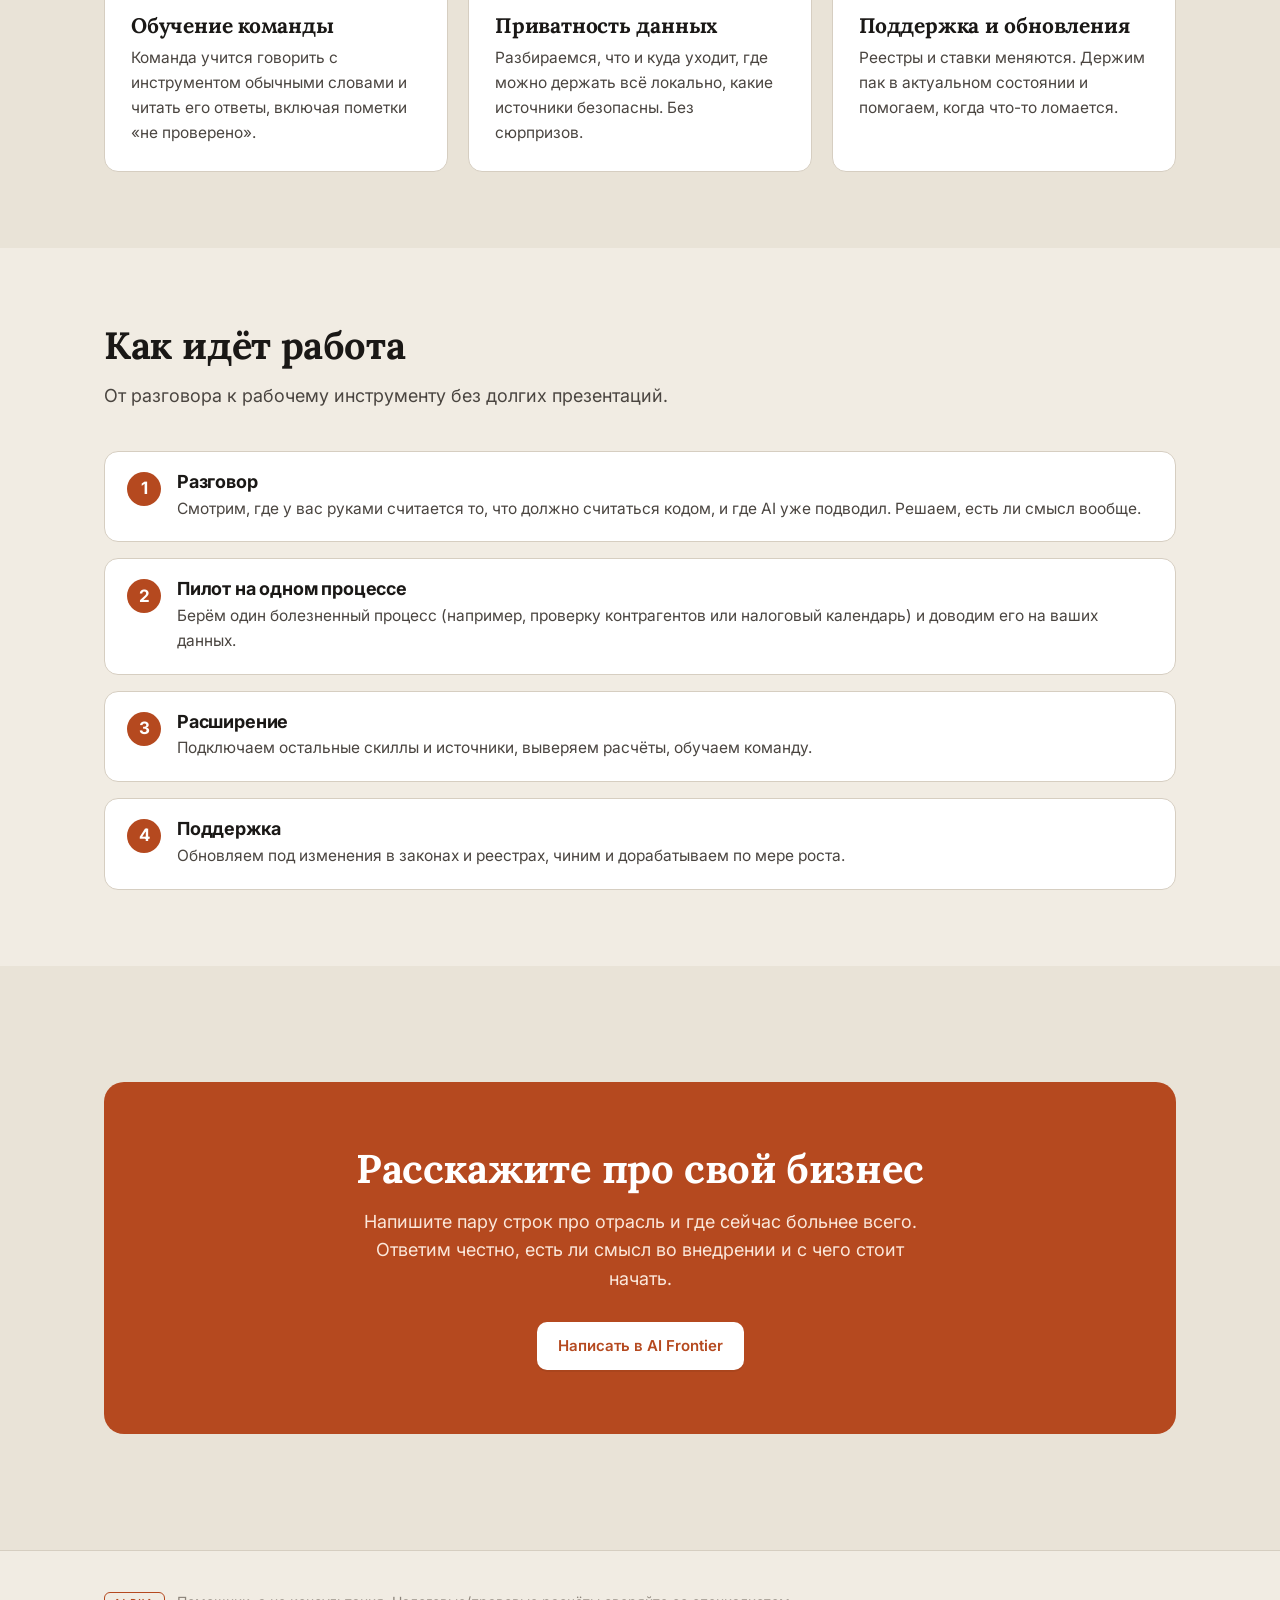
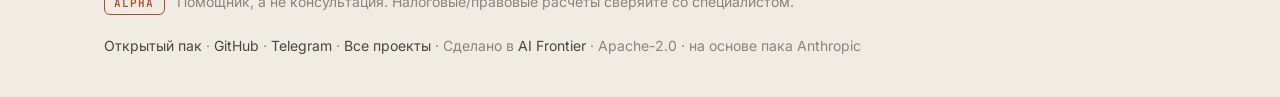
<file: docs/vnedrenie.html>
<!DOCTYPE html>
<html lang="ru">
<head>
<meta charset="UTF-8">
<meta name="viewport" content="width=device-width, initial-scale=1">
<title>Внедрение под ваш бизнес — small-business-ru · AI Frontier</title>
<meta name="description" content="Открытые скиллы берите сами. А пак под вашу отрасль, на ваших данных и коннекторах под ключ — это работа лабы AI Frontier. Как устроено внедрение и что вы получаете.">
<meta property="og:title" content="Внедрение под ваш бизнес — AI Frontier">
<meta property="og:description" content="Пак AI-скиллов под вашу отрасль, данные и коннекторы. От открытого набора к решению под ключ.">
<meta property="og:type" content="website">
<meta property="og:url" content="https://small-business-ru.aifrontier.tech/vnedrenie.html">
<meta property="og:image" content="https://small-business-ru.aifrontier.tech/assets/social-preview.png">
<meta name="twitter:card" content="summary_large_image">
<link rel="canonical" href="https://small-business-ru.aifrontier.tech/vnedrenie.html">
<link rel="icon" type="image/png" href="assets/logo-mark.png">
<link rel="apple-touch-icon" href="assets/logo-mark.png">
<link rel="preconnect" href="https://fonts.googleapis.com">
<link rel="preconnect" href="https://fonts.gstatic.com" crossorigin>
<link href="https://fonts.googleapis.com/css2?family=Inter:wght@400;500;600;700;800&family=Lora:wght@500;600;700&family=JetBrains+Mono:wght@500;700&display=swap" rel="stylesheet">
<link rel="stylesheet" href="styles.css">
<script type="application/ld+json">
{
  "@context": "https://schema.org",
  "@type": "Service",
  "@id": "https://small-business-ru.aifrontier.tech/vnedrenie.html#service",
  "name": "Внедрение пака скиллов под конкретный бизнес",
  "description": "Открытые скиллы берите сами. А пак под вашу отрасль, на ваших данных и коннекторах под ключ — это работа лабы AI Frontier. Как устроено внедрение и что вы получаете.",
  "serviceType": "Внедрение AI-скиллов в операционку компании",
  "provider": {
    "@id": "https://aifrontier.tech/#organization"
  },
  "areaServed": "RU",
  "inLanguage": "ru-RU",
  "url": "https://small-business-ru.aifrontier.tech/vnedrenie.html"
}
</script>
</head>
<body>

<header>
  <div class="wrap nav">
    <a class="brand" href="index.html" aria-label="small-business-ru, на главную">
      <span class="bars" aria-hidden="true"><span></span><span></span><span></span></span>
      small-business-ru <small>· AI Frontier</small>
    </a>
    <nav class="nav-links" aria-label="Основная навигация">
      <a href="index.html#how">Как это работает</a>
      <a href="index.html#killer">Killer-скиллы</a>
      <a href="index.html#use">Как пользоваться</a>
      <a href="index.html#install">Установка</a>
      <a href="vnedrenie.html" class="active">Внедрение</a>
      <a class="btn btn-primary" href="mailto:ilyautov@gmail.com?subject=small-business-ru%20под%20бизнес">Обсудить</a>
    </nav>
  </div>
</header>

<main id="top">

  <!-- HERO -->
  <section class="hero">
    <div class="wrap">
      <div class="kicker">AI Frontier · внедрение</div>
      <h1>Открытый пак вы ставите сами.<br><span class="accent">Под ваш бизнес</span> — собираем мы.</h1>
      <p class="sub" style="max-width:60ch">34 открытых скилла закрывают общую операционку. Но у вашего бизнеса своя отрасль, свои выгрузки, свои коннекторы и свои риски. Это отдельная работа: пак под ваши данные, проверенный на ваших задачах.</p>
      <div class="cta-row">
        <a class="btn btn-primary" href="mailto:ilyautov@gmail.com?subject=small-business-ru%20под%20бизнес">Обсудить внедрение</a>
        <a class="btn btn-ghost" href="index.html">← Назад к открытому паку</a>
      </div>
    </div>
  </section>

  <!-- WHERE THE LINE IS -->
  <section class="s" id="line">
    <div class="wrap">
      <div class="sec-head">
        <h2>Где проходит граница</h2>
        <p>Честно про то, что бесплатно и навсегда, а что отдельная работа.</p>
      </div>
      <div class="grid2">
        <div class="card">
          <h3>Открытый код — берите сами</h3>
          <p>34 скилла, адаптеры под 5 стеков, скрипты расчёта. Apache-2.0, ставится за минуту, работает на ваших выгрузках. Форкайте, правьте, заводите issue. С нас за это денег не нужно.</p>
        </div>
        <div class="card">
          <h3>Под ключ — это мы</h3>
          <p>Скиллы под вашу отрасль и процессы, подключение к вашим источникам данных (1С, CRM, банк, реестры), выверка расчётов на ваших кейсах, обучение команды и поддержка.</p>
        </div>
      </div>
    </div>
  </section>

  <!-- WHAT YOU GET -->
  <section class="s alt" id="scope">
    <div class="wrap">
      <div class="sec-head">
        <h2>Что входит во внедрение</h2>
        <p>Не «настроим ChatGPT», а рабочий инструмент под вашу операционку.</p>
      </div>
      <div class="grid3">
        <div class="card">
          <div class="ico" aria-hidden="true"><svg width="22" height="22" viewBox="0 0 24 24" fill="none" stroke="currentColor" stroke-width="2" stroke-linecap="round" stroke-linejoin="round"><path d="M12 2v20M2 12h20"/></svg></div>
          <h3>Скиллы под отрасль</h3>
          <p>Новые или доработанные скиллы под ваши процессы: специфика учёта, договоров, ценообразования, отраслевых рисков.</p>
        </div>
        <div class="card">
          <div class="ico" aria-hidden="true"><svg width="22" height="22" viewBox="0 0 24 24" fill="none" stroke="currentColor" stroke-width="2" stroke-linecap="round" stroke-linejoin="round"><path d="M4 7h16M4 12h16M4 17h10"/></svg></div>
          <h3>Коннекторы к данным</h3>
          <p>Подключение к 1С, CRM, банковским выгрузкам, реестрам. Числа берутся из ваших систем, а не вводятся руками.</p>
        </div>
        <div class="card">
          <div class="ico" aria-hidden="true"><svg width="22" height="22" viewBox="0 0 24 24" fill="none" stroke="currentColor" stroke-width="2" stroke-linecap="round" stroke-linejoin="round"><polyline points="20 6 9 17 4 12"/></svg></div>
          <h3>Выверка на ваших кейсах</h3>
          <p>Калькуляторы и пороги проверяются на ваших реальных данных, а не на демо. Контрольные точки фиксируются.</p>
        </div>
        <div class="card">
          <div class="ico" aria-hidden="true"><svg width="22" height="22" viewBox="0 0 24 24" fill="none" stroke="currentColor" stroke-width="2" stroke-linecap="round" stroke-linejoin="round"><path d="M17 21v-2a4 4 0 0 0-4-4H5a4 4 0 0 0-4 4v2"/><circle cx="9" cy="7" r="4"/><path d="M23 21v-2a4 4 0 0 0-3-3.87M16 3.13a4 4 0 0 1 0 7.75"/></svg></div>
          <h3>Обучение команды</h3>
          <p>Команда учится говорить с инструментом обычными словами и читать его ответы, включая пометки «не проверено».</p>
        </div>
        <div class="card">
          <div class="ico" aria-hidden="true"><svg width="22" height="22" viewBox="0 0 24 24" fill="none" stroke="currentColor" stroke-width="2" stroke-linecap="round" stroke-linejoin="round"><path d="M12 22s8-4 8-10V5l-8-3-8 3v7c0 6 8 10 8 10z"/></svg></div>
          <h3>Приватность данных</h3>
          <p>Разбираемся, что и куда уходит, где можно держать всё локально, какие источники безопасны. Без сюрпризов.</p>
        </div>
        <div class="card">
          <div class="ico" aria-hidden="true"><svg width="22" height="22" viewBox="0 0 24 24" fill="none" stroke="currentColor" stroke-width="2" stroke-linecap="round" stroke-linejoin="round"><path d="M21 12a9 9 0 1 1-6.219-8.56"/></svg></div>
          <h3>Поддержка и обновления</h3>
          <p>Реестры и ставки меняются. Держим пак в актуальном состоянии и помогаем, когда что-то ломается.</p>
        </div>
      </div>
    </div>
  </section>

  <!-- HOW IT GOES -->
  <section class="s" id="steps">
    <div class="wrap">
      <div class="sec-head">
        <h2>Как идёт работа</h2>
        <p>От разговора к рабочему инструменту без долгих презентаций.</p>
      </div>
      <div class="steps">
        <div class="step">
          <div>
            <h3>Разговор</h3>
            <p>Смотрим, где у вас руками считается то, что должно считаться кодом, и где AI уже подводил. Решаем, есть ли смысл вообще.</p>
          </div>
        </div>
        <div class="step">
          <div>
            <h3>Пилот на одном процессе</h3>
            <p>Берём один болезненный процесс (например, проверку контрагентов или налоговый календарь) и доводим его на ваших данных.</p>
          </div>
        </div>
        <div class="step">
          <div>
            <h3>Расширение</h3>
            <p>Подключаем остальные скиллы и источники, выверяем расчёты, обучаем команду.</p>
          </div>
        </div>
        <div class="step">
          <div>
            <h3>Поддержка</h3>
            <p>Обновляем под изменения в законах и реестрах, чиним и дорабатываем по мере роста.</p>
          </div>
        </div>
      </div>
    </div>
  </section>

  <!-- SERVICES CTA -->
  <section class="s alt">
    <div class="wrap">
      <div class="services">
        <h2>Расскажите про свой бизнес</h2>
        <p>Напишите пару строк про отрасль и где сейчас больнее всего. Ответим честно, есть ли смысл во внедрении и с чего стоит начать.</p>
        <a class="btn btn-primary" href="mailto:ilyautov@gmail.com?subject=small-business-ru%20под%20бизнес">Написать в AI Frontier</a>
      </div>
    </div>
  </section>

</main>

<footer>
  <div class="wrap foot">
    <div>
      <span class="alpha">alpha</span>
      &nbsp; Помощник, а не консультация. Налоговые/правовые расчёты сверяйте со специалистом.
    </div>
    <div>
      <a href="index.html">Открытый пак</a> ·
      <a href="https://github.com/ilyautov/small-business-ru">GitHub</a> ·
      <a href="https://t.me/gorilla_under_hood">Telegram</a> ·
      <a href="https://ilyautov.github.io/">Все проекты</a> ·
      Сделано в <a href="https://aifrontier.tech">AI Frontier</a> ·
      Apache-2.0 · на основе пака Anthropic
    </div>
  </div>
</footer>

</body>
</html>
</file>
<file: docs/styles.css>
:root{
  --paper:#F1ECE3; --paper-2:#E9E3D7; --ink:#1A1816; --body:#4A4540;
  --mute:#8C847A; --ochre:#B5491F; --ochre-ink:#9A3E1A; --line:#D6CEC1;
  --green:#2D7D4F; --amber:#D2961E; --red:#C4361F;
  --maxw:1120px; --r:14px; --t:200ms cubic-bezier(.2,.6,.2,1);
}
*{box-sizing:border-box}
html{scroll-behavior:smooth;overflow-x:hidden}
@media (prefers-reduced-motion:reduce){html{scroll-behavior:auto} *{animation:none!important;transition:none!important}}
body{margin:0;background:var(--paper);color:var(--ink);
  font-family:Inter,system-ui,-apple-system,sans-serif;font-size:17px;line-height:1.6;
  -webkit-font-smoothing:antialiased;overflow-x:hidden}
h1,h2,h3{font-family:Lora,Georgia,serif;line-height:1.15;letter-spacing:-.01em;margin:0}
.mono{font-family:"JetBrains Mono",ui-monospace,monospace}
a{color:var(--ochre-ink);text-decoration:none}
a:hover{text-decoration:underline}
.wrap{max-width:var(--maxw);margin:0 auto;padding:0 24px}
.accent{color:var(--ochre)}
:focus-visible{outline:3px solid var(--ochre);outline-offset:2px;border-radius:4px}

.tl{display:inline-flex;gap:8px;align-items:center}
.tl i{width:14px;height:14px;border-radius:50%;display:block}
.tl .g{background:var(--green)} .tl .a{background:var(--amber)} .tl .r{background:var(--red)}

header{position:sticky;top:0;z-index:50;background:rgba(241,236,227,.86);backdrop-filter:blur(8px);border-bottom:1px solid var(--line)}
.nav{display:flex;align-items:center;justify-content:space-between;height:62px}
.brand{display:flex;align-items:center;gap:10px;font-weight:700;color:var(--ink)}
.brand:hover{text-decoration:none}
.brand .bars{display:flex;gap:3px;align-items:flex-end;height:22px}
.brand .bars span{width:6px;border-radius:2px}
.brand .bars span:nth-child(1){height:10px;background:var(--green)}
.brand .bars span:nth-child(2){height:16px;background:var(--amber)}
.brand .bars span:nth-child(3){height:22px;background:var(--red)}
.brand small{font-weight:500;color:var(--mute);font-size:13px}
.nav-links{display:flex;gap:26px;align-items:center}
.nav-links a{color:var(--body);font-weight:500;font-size:15px}
.nav-links a.active{color:var(--ink);font-weight:700}
.btn{display:inline-flex;align-items:center;gap:8px;font-weight:600;font-size:15px;
  padding:11px 20px;border-radius:10px;cursor:pointer;transition:transform var(--t),background var(--t),box-shadow var(--t);border:1px solid transparent}
.btn:hover{text-decoration:none;transform:translateY(-1px)}
.btn-primary{background:var(--ochre);color:#fff;box-shadow:0 2px 0 rgba(0,0,0,.06)}
.btn-primary:hover{background:#a23f17;box-shadow:0 6px 18px rgba(181,73,31,.25)}
.btn-ghost{background:transparent;color:var(--ink);border-color:var(--line)}
.btn-ghost:hover{background:var(--paper-2)}
@media(max-width:760px){.nav-links a:not(.btn){display:none}}

.hero{padding:84px 0 72px;position:relative;overflow:hidden}
.hero-grid{display:grid;grid-template-columns:1.1fr .9fr;gap:48px;align-items:center}
.kicker{font:600 13px/1 Inter;letter-spacing:.16em;text-transform:uppercase;color:var(--ochre);margin-bottom:22px}
.hero h1{font-size:clamp(32px,7vw,62px);font-weight:700}
.hero p.sub{font-size:clamp(17px,2.2vw,21px);color:var(--body);margin:22px 0 32px;max-width:34ch}
.cta-row{display:flex;gap:14px;flex-wrap:wrap}
.trust-mini{margin-top:26px;color:var(--mute);font-size:14px;display:flex;align-items:flex-start;gap:10px}
.trust-mini .tl{flex:none;margin-top:2px}
.trust-mini .tm-text{min-width:0}
.art{position:relative;aspect-ratio:4/3;background:var(--paper-2);border:1px solid var(--line);border-radius:var(--r);overflow:hidden}
.win{position:absolute;background:#fff;border:1px solid var(--line);border-radius:10px;box-shadow:0 8px 24px rgba(26,24,22,.06)}
.win::before{content:"";position:absolute;top:10px;left:12px;width:34px;height:6px;border-radius:3px;
  background:radial-gradient(circle 3px at 3px 3px,var(--mute) 99%,transparent) left/12px 6px repeat-x}
.win.w1{top:8%;left:6%;width:46%;height:42%}
.win.w2{top:30%;left:30%;width:46%;height:44%;opacity:.96}
.lines{position:absolute;left:12px;right:30%;top:30px}
.lines b{display:block;height:7px;border-radius:4px;background:var(--paper-2);margin-bottom:9px}
.lines b:nth-child(2){width:70%} .lines b:nth-child(3){width:84%}
.signal{position:absolute;right:7%;bottom:8%;width:84px;height:198px;background:var(--ink);border-radius:18px;
  display:flex;flex-direction:column;align-items:center;justify-content:space-around;padding:14px 0;box-shadow:0 16px 40px rgba(26,24,22,.22)}
.signal i{width:52px;height:52px;border-radius:50%}
.signal .r{background:var(--red)} .signal .a{background:var(--amber)} .signal .g{background:var(--green)}
@media(max-width:860px){.hero-grid{grid-template-columns:1fr;gap:32px}.art{order:-1;max-width:460px}}

.proof{background:var(--ink);color:var(--paper);padding:64px 0}
.proof .kicker{color:#E6A075}
.proof h2{color:#fff;font-size:clamp(26px,4vw,40px);margin-bottom:8px}
.proof-lead{color:#d8cfc2;font-size:clamp(16px,2vw,19px);max-width:52ch;margin:14px 0 4px}
.nums{display:flex;gap:14px;align-items:baseline;flex-wrap:wrap;margin:22px 0 14px}
.nums .n{font:700 clamp(34px,9vw,76px)/1 Lora;color:#fff}
.nums .ne{font:700 clamp(26px,5vw,34px)/1 Lora;color:var(--red)}
.proof .small{color:#bcb3a6;max-width:60ch}
.proof .verdict{margin-top:18px;font-size:20px;color:#fff}
.proof .verdict b{color:#E6A075}

section.s{padding:76px 0}
.s.alt{background:var(--paper-2)}
.sec-head{max-width:62ch;margin-bottom:40px}
.sec-head h2{font-size:clamp(26px,4vw,38px)}
.sec-head p{color:var(--body);margin:14px 0 0;font-size:18px}
.grid3{display:grid;grid-template-columns:repeat(3,1fr);gap:20px}
.grid2{display:grid;grid-template-columns:repeat(2,1fr);gap:20px}
@media(max-width:860px){.grid3,.grid2{grid-template-columns:1fr}}
.card{background:#fff;border:1px solid var(--line);border-radius:var(--r);padding:26px;transition:transform var(--t),box-shadow var(--t)}
.card:hover{transform:translateY(-3px);box-shadow:0 14px 36px rgba(26,24,22,.08)}
.card .ico{width:42px;height:42px;border-radius:11px;background:var(--paper-2);display:flex;align-items:center;justify-content:center;margin-bottom:16px;color:var(--ochre)}
.card h3{font-size:21px;margin-bottom:8px}
.card p{color:var(--body);margin:0;font-size:15.5px}
.card .tag{display:inline-block;margin-top:14px;font:600 12px/1 "JetBrains Mono";color:var(--ochre);background:var(--paper-2);padding:6px 10px;border-radius:6px}
.killer .card{position:relative}
.killer .tl{margin-bottom:14px}
.killer .proofline{margin-top:14px;padding-top:14px;border-top:1px dashed var(--line);color:var(--mute);font-size:14px}

/* demo gifs */
.demos{display:grid;grid-template-columns:repeat(2,1fr);gap:24px}
@media(max-width:760px){.demos{grid-template-columns:1fr}}
.demo{margin:0;background:#fff;border:1px solid var(--line);border-radius:var(--r);overflow:hidden}
.demo img{display:block;width:100%;height:auto;background:var(--paper-2)}
.demo figcaption{padding:16px 20px;color:var(--body);font-size:14.5px;border-top:1px solid var(--line)}
.demo figcaption b{color:var(--ink);font-family:"JetBrains Mono",monospace;font-size:13.5px}

.chips{display:flex;flex-wrap:wrap;gap:10px}
.chip{background:#fff;border:1px solid var(--line);border-radius:999px;padding:9px 16px;font-size:14.5px;font-weight:500;color:var(--body)}
.chip b{color:var(--ink);font-weight:700}

/* usage / how-to */
.usage{display:grid;grid-template-columns:repeat(2,1fr);gap:16px}
@media(max-width:760px){.usage{grid-template-columns:1fr}}
.ucard{background:#fff;border:1px solid var(--line);border-radius:var(--r);padding:22px}
.ucard h3{font-size:17px;margin-bottom:12px;color:var(--ink);font-family:Inter;font-weight:700}
.prompt{display:block;font-family:"JetBrains Mono",monospace;font-size:13.5px;color:var(--body);
  background:var(--paper-2);border-radius:8px;padding:10px 12px;margin-bottom:8px}
.prompt::before{content:"« ";color:var(--ochre)} .prompt::after{content:" »";color:var(--ochre)}

.code{background:var(--ink);color:#f3ede2;border-radius:12px;padding:22px 24px;font:500 15px/1.9 "JetBrains Mono";overflow-x:auto}
.code .c{color:#8c847a}
.code .ok{color:#7ec79a}
.stacks{display:flex;gap:10px;flex-wrap:wrap;margin-top:18px}
.stacks .chip{background:var(--paper)}

/* numbered steps (services) */
.steps{counter-reset:st;display:grid;gap:16px}
.step{display:flex;gap:16px;align-items:flex-start;background:#fff;border:1px solid var(--line);border-radius:var(--r);padding:20px 22px}
.step::before{counter-increment:st;content:counter(st);flex:0 0 auto;width:34px;height:34px;border-radius:50%;
  background:var(--ochre);color:#fff;font-weight:700;display:flex;align-items:center;justify-content:center}
.step h3{font-size:18px;margin-bottom:4px;font-family:Inter;font-weight:700}
.step p{margin:0;color:var(--body);font-size:15.5px}

/* open-source CTA band (primary) */
.oss{background:var(--ink);color:var(--paper);border-radius:20px;padding:clamp(36px,6vw,60px)}
.oss .kicker{color:#E6A075;margin-bottom:14px}
.oss h2{color:#fff;font-size:clamp(26px,4vw,38px);max-width:22ch}
.oss p{color:#bcb3a6;max-width:62ch;margin:16px 0 26px;font-size:17px}
.oss .btn-primary{background:var(--ochre)}
.oss .btn-ghost{color:#fff;border-color:rgba(255,255,255,.28)}
.oss .btn-ghost:hover{background:rgba(255,255,255,.08)}
.oss .repo-line{margin-top:20px;color:#8c847a;font:500 14px/1.5 "JetBrains Mono"}

/* services CTA band + teaser */
.services{background:var(--ochre);color:#fff;border-radius:20px;padding:clamp(36px,6vw,64px);text-align:center;margin:40px 0}
.services h2{color:#fff;font-size:clamp(26px,4vw,40px)}
.services p{color:#fbe7da;max-width:54ch;margin:16px auto 28px;font-size:18px}
.services .btn-primary{background:#fff;color:var(--ochre)}
.services .btn-primary:hover{background:#f3ede2}
.teaser{border:1px solid var(--line);background:#fff;border-radius:var(--r);padding:28px;display:flex;
  gap:20px;align-items:center;justify-content:space-between;flex-wrap:wrap}
.teaser .t-txt h3{font-size:21px;margin-bottom:6px}
.teaser .t-txt p{margin:0;color:var(--body);font-size:15.5px;max-width:52ch}

footer{border-top:1px solid var(--line);padding:40px 0;color:var(--mute);font-size:14px}
.foot{display:flex;justify-content:space-between;gap:20px;flex-wrap:wrap;align-items:center}
.foot a{color:var(--body)}
.alpha{display:inline-block;font:600 11px/1 "JetBrains Mono";letter-spacing:.1em;color:var(--ochre);border:1px solid var(--ochre);padding:5px 9px;border-radius:6px;text-transform:uppercase}

@media(max-width:480px){
  .nums{gap:8px}
  .nums .n{font-size:30px}
  .nums .ne{font-size:22px}
  .wrap{padding:0 18px}
}
</file>
